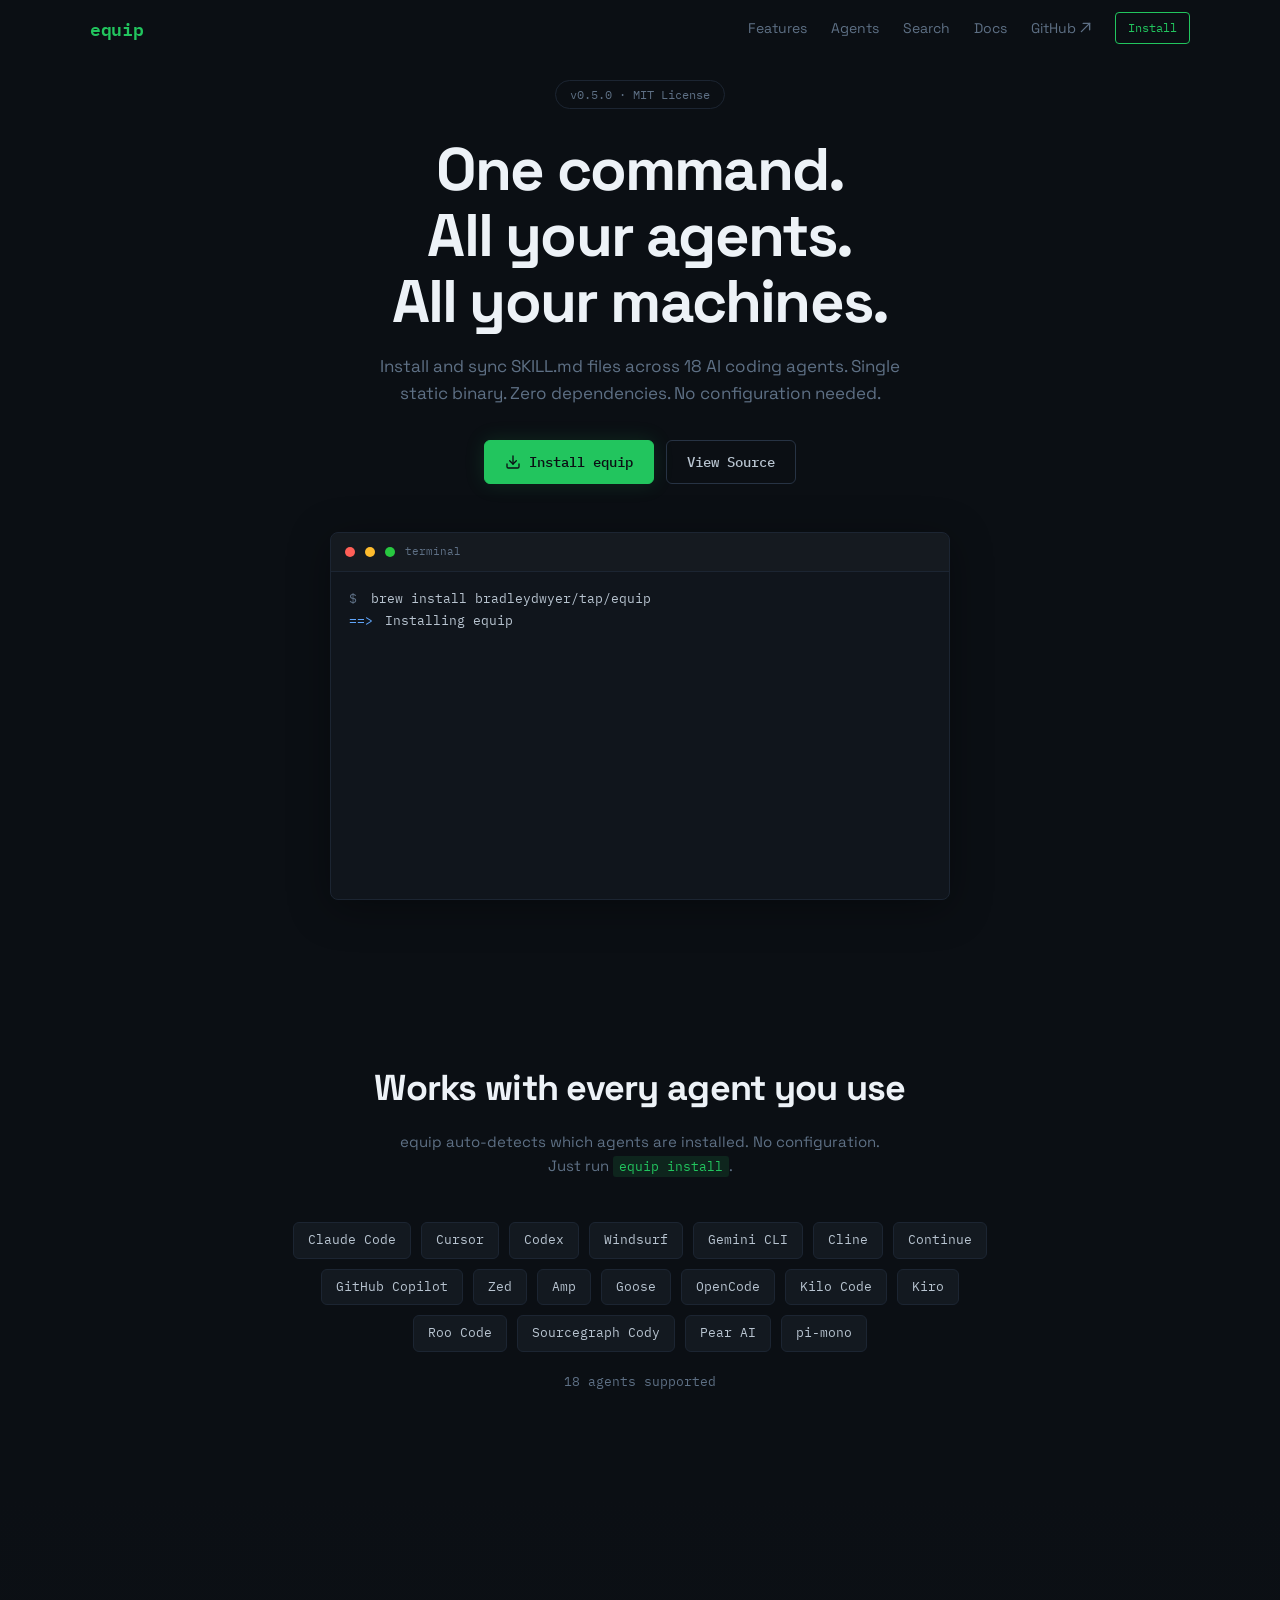
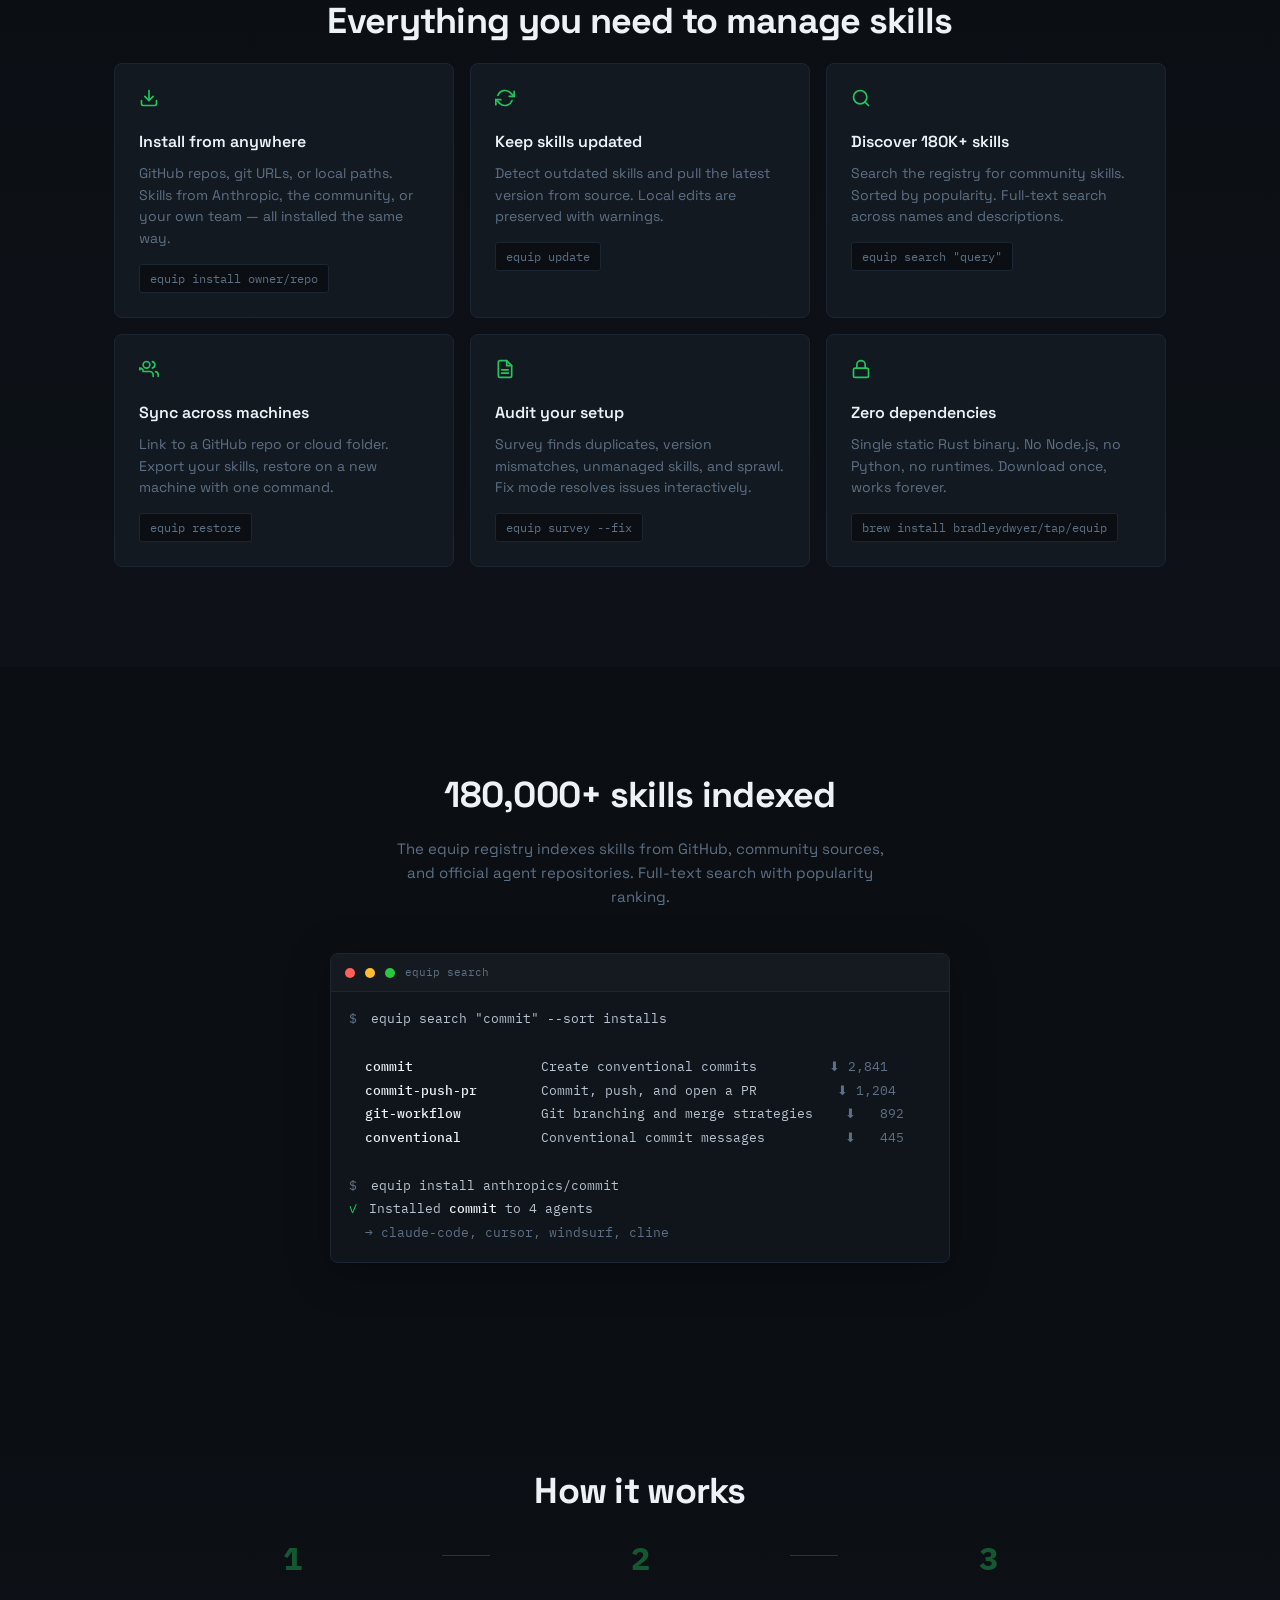
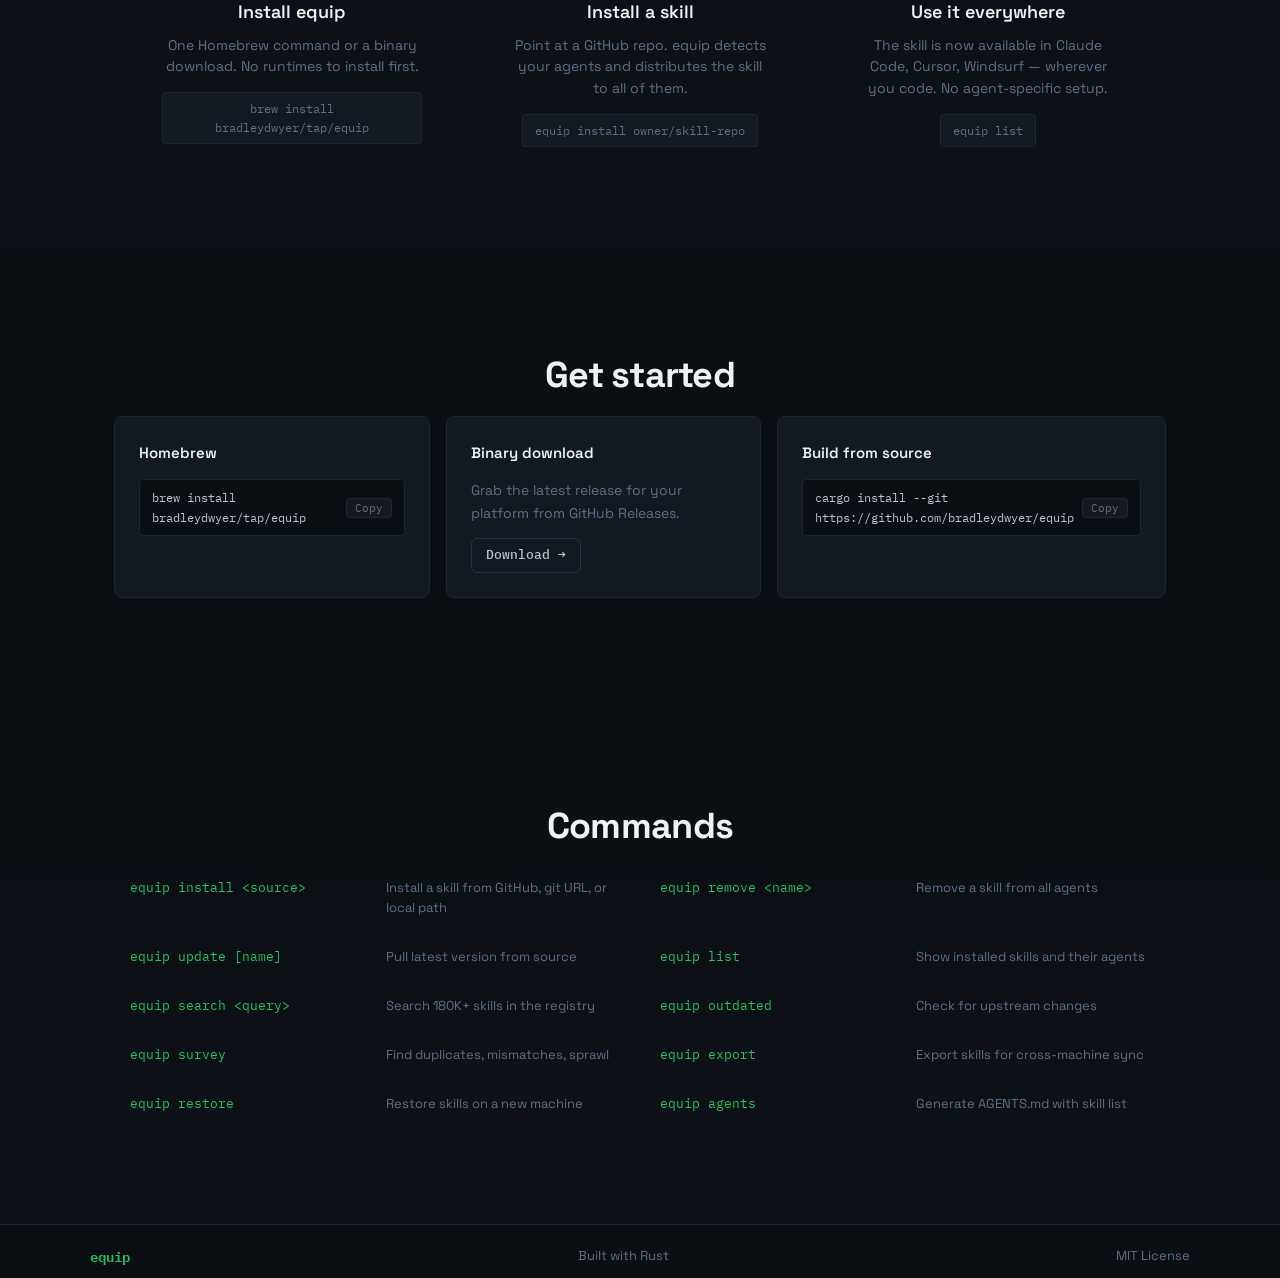
<file: website/index.html>
<!DOCTYPE html>
<html lang="en">
<head>
  <meta charset="UTF-8">
  <meta name="viewport" content="width=device-width, initial-scale=1.0">
  <title>equip — Skill manager for AI coding agents</title>
  <meta name="description" content="Install and sync SKILL.md files across 18 AI coding agents. One command, all your agents. Zero dependencies.">
  <link rel="preconnect" href="https://fonts.googleapis.com">
  <link rel="preconnect" href="https://fonts.gstatic.com" crossorigin>
  <link href="https://fonts.googleapis.com/css2?family=Space+Grotesk:wght@400;500;600;700&family=IBM+Plex+Mono:wght@400;500;600&display=swap" rel="stylesheet">
  <link rel="stylesheet" href="style.css">
</head>
<body>

  <nav id="nav">
    <div class="nav-inner">
      <a href="#" class="nav-brand">equip</a>
      <div class="nav-links">
        <a href="#features">Features</a>
        <a href="#agents">Agents</a>
        <a href="#search">Search</a>
        <a href="docs/">Docs</a>
        <a href="https://github.com/bradleydwyer/equip" target="_blank" rel="noopener" class="nav-ext">GitHub <svg width="11" height="11" viewBox="0 0 12 12" fill="none"><path d="M3.5 1.5H10.5V8.5" stroke="currentColor" stroke-width="1.5" stroke-linecap="round"/><path d="M10.5 1.5L1.5 10.5" stroke="currentColor" stroke-width="1.5" stroke-linecap="round"/></svg></a>
        <a href="#install" class="btn-nav">Install</a>
      </div>
      <button class="nav-toggle" aria-label="Menu"><span></span><span></span></button>
    </div>
  </nav>

  <!-- Hero -->
  <section class="hero">
    <div class="hero-inner">
      <div class="hero-badge">v0.5.0 &middot; MIT License</div>
      <h1>One command.<br>All your agents.<br>All your machines.</h1>
      <p class="hero-sub">Install and sync SKILL.md files across 18 AI coding agents. Single static binary. Zero dependencies. No configuration needed.</p>
      <div class="hero-ctas">
        <a href="#install" class="btn btn-primary">
          <svg width="16" height="16" viewBox="0 0 24 24" fill="none" stroke="currentColor" stroke-width="2" stroke-linecap="round"><path d="M21 15v4a2 2 0 01-2 2H5a2 2 0 01-2-2v-4"/><polyline points="7 10 12 15 17 10"/><line x1="12" y1="15" x2="12" y2="3"/></svg>
          Install equip
        </a>
        <a href="https://github.com/bradleydwyer/equip" target="_blank" rel="noopener" class="btn btn-ghost">View Source</a>
      </div>
      <div class="hero-terminal">
        <div class="term">
          <div class="term-bar"><span class="dot r"></span><span class="dot y"></span><span class="dot g"></span><span class="term-title">terminal</span></div>
          <div class="term-body" id="hero-term">
            <div class="tl" data-d="0"><span class="tp">$</span> brew install bradleydwyer/tap/equip</div>
            <div class="tl" data-d="1200"><span class="to">==&gt;</span> Installing equip</div>
            <div class="tl" data-d="2000"><span class="ts">✓</span> equip installed</div>
            <div class="tl" data-d="3200"><span class="tp">$</span> equip install anthropics/skill-creator</div>
            <div class="tl" data-d="4400"><span class="ts">✓</span> Installed <span class="tw">skill-creator</span> to 3 agents</div>
            <div class="tl" data-d="5000"><span class="td">  → claude-code, cursor, windsurf</span></div>
            <div class="tl" data-d="6200"><span class="tp">$</span> equip search "frontend design"</div>
            <div class="tl" data-d="7200"><span class="td">  1. <span class="tw">frontend-design</span>      Create production-grade UIs</span></div>
            <div class="tl" data-d="7400"><span class="td">  2. <span class="tw">tailwind-helper</span>      Tailwind CSS patterns</span></div>
            <div class="tl" data-d="7600"><span class="td">  3. <span class="tw">react-components</span>     React component library</span></div>
            <div class="tl" data-d="8800"><span class="tp">$</span> equip list</div>
            <div class="tl" data-d="9600"><span class="td">  skill-creator       3 agents  ✓ up to date</span></div>
            <div class="tl" data-d="9800"><span class="td">  frontend-design     3 agents  ✓ up to date</span></div>
          </div>
        </div>
      </div>
    </div>
  </section>

  <!-- Agent Grid -->
  <section class="agents-section" id="agents">
    <div class="section-inner">
      <h2>Works with every agent you use</h2>
      <p class="section-sub">equip auto-detects which agents are installed. No configuration. Just run <code>equip install</code>.</p>
      <div class="agent-grid">
        <div class="agent-chip">Claude Code</div>
        <div class="agent-chip">Cursor</div>
        <div class="agent-chip">Codex</div>
        <div class="agent-chip">Windsurf</div>
        <div class="agent-chip">Gemini CLI</div>
        <div class="agent-chip">Cline</div>
        <div class="agent-chip">Continue</div>
        <div class="agent-chip">GitHub Copilot</div>
        <div class="agent-chip">Zed</div>
        <div class="agent-chip">Amp</div>
        <div class="agent-chip">Goose</div>
        <div class="agent-chip">OpenCode</div>
        <div class="agent-chip">Kilo Code</div>
        <div class="agent-chip">Kiro</div>
        <div class="agent-chip">Roo Code</div>
        <div class="agent-chip">Sourcegraph Cody</div>
        <div class="agent-chip">Pear AI</div>
        <div class="agent-chip">pi-mono</div>
      </div>
      <p class="agent-count">18 agents supported</p>
    </div>
  </section>

  <!-- Features -->
  <section class="features" id="features">
    <div class="section-inner">
      <h2>Everything you need to manage skills</h2>
      <div class="features-grid">
        <div class="feature reveal">
          <div class="fi">
            <svg width="20" height="20" viewBox="0 0 24 24" fill="none" stroke="currentColor" stroke-width="2" stroke-linecap="round"><path d="M21 15v4a2 2 0 01-2 2H5a2 2 0 01-2-2v-4"/><polyline points="7 10 12 15 17 10"/><line x1="12" y1="15" x2="12" y2="3"/></svg>
          </div>
          <h3>Install from anywhere</h3>
          <p>GitHub repos, git URLs, or local paths. Skills from Anthropic, the community, or your own team — all installed the same way.</p>
          <code>equip install owner/repo</code>
        </div>
        <div class="feature reveal">
          <div class="fi">
            <svg width="20" height="20" viewBox="0 0 24 24" fill="none" stroke="currentColor" stroke-width="2" stroke-linecap="round"><path d="M23 4v6h-6"/><path d="M1 20v-6h6"/><path d="M3.51 9a9 9 0 0114.85-3.36L23 10M1 14l4.64 4.36A9 9 0 0020.49 15"/></svg>
          </div>
          <h3>Keep skills updated</h3>
          <p>Detect outdated skills and pull the latest version from source. Local edits are preserved with warnings.</p>
          <code>equip update</code>
        </div>
        <div class="feature reveal">
          <div class="fi">
            <svg width="20" height="20" viewBox="0 0 24 24" fill="none" stroke="currentColor" stroke-width="2" stroke-linecap="round"><circle cx="11" cy="11" r="8"/><line x1="21" y1="21" x2="16.65" y2="16.65"/></svg>
          </div>
          <h3>Discover 180K+ skills</h3>
          <p>Search the registry for community skills. Sorted by popularity. Full-text search across names and descriptions.</p>
          <code>equip search "query"</code>
        </div>
        <div class="feature reveal">
          <div class="fi">
            <svg width="20" height="20" viewBox="0 0 24 24" fill="none" stroke="currentColor" stroke-width="2" stroke-linecap="round"><path d="M17 21v-2a4 4 0 00-4-4H5a4 4 0 00-4-4v2"/><circle cx="9" cy="7" r="4"/><path d="M23 21v-2a4 4 0 00-3-3.87"/><path d="M16 3.13a4 4 0 010 7.75"/></svg>
          </div>
          <h3>Sync across machines</h3>
          <p>Link to a GitHub repo or cloud folder. Export your skills, restore on a new machine with one command.</p>
          <code>equip restore</code>
        </div>
        <div class="feature reveal">
          <div class="fi">
            <svg width="20" height="20" viewBox="0 0 24 24" fill="none" stroke="currentColor" stroke-width="2" stroke-linecap="round"><path d="M14 2H6a2 2 0 00-2 2v16a2 2 0 002 2h12a2 2 0 002-2V8z"/><polyline points="14 2 14 8 20 8"/><line x1="16" y1="13" x2="8" y2="13"/><line x1="16" y1="17" x2="8" y2="17"/></svg>
          </div>
          <h3>Audit your setup</h3>
          <p>Survey finds duplicates, version mismatches, unmanaged skills, and sprawl. Fix mode resolves issues interactively.</p>
          <code>equip survey --fix</code>
        </div>
        <div class="feature reveal">
          <div class="fi">
            <svg width="20" height="20" viewBox="0 0 24 24" fill="none" stroke="currentColor" stroke-width="2" stroke-linecap="round"><rect x="3" y="11" width="18" height="11" rx="2" ry="2"/><path d="M7 11V7a5 5 0 0110 0v4"/></svg>
          </div>
          <h3>Zero dependencies</h3>
          <p>Single static Rust binary. No Node.js, no Python, no runtimes. Download once, works forever.</p>
          <code>brew install bradleydwyer/tap/equip</code>
        </div>
      </div>
    </div>
  </section>

  <!-- Search / Registry -->
  <section class="registry" id="search">
    <div class="section-inner">
      <h2>180,000+ skills indexed</h2>
      <p class="section-sub">The equip registry indexes skills from GitHub, community sources, and official agent repositories. Full-text search with popularity ranking.</p>
      <div class="registry-demo reveal">
        <div class="term">
          <div class="term-bar"><span class="dot r"></span><span class="dot y"></span><span class="dot g"></span><span class="term-title">equip search</span></div>
          <div class="term-body">
            <pre><code><span class="tp">$</span> equip search "commit" --sort installs

  <span class="tw">commit</span>                Create conventional commits         <span class="td">⬇ 2,841</span>
  <span class="tw">commit-push-pr</span>        Commit, push, and open a PR          <span class="td">⬇ 1,204</span>
  <span class="tw">git-workflow</span>          Git branching and merge strategies    <span class="td">⬇   892</span>
  <span class="tw">conventional</span>          Conventional commit messages          <span class="td">⬇   445</span>

<span class="tp">$</span> equip install anthropics/commit
<span class="ts">✓</span> Installed <span class="tw">commit</span> to 4 agents
<span class="td">  → claude-code, cursor, windsurf, cline</span></code></pre>
          </div>
        </div>
      </div>
    </div>
  </section>

  <!-- How It Works -->
  <section class="how" id="how">
    <div class="section-inner">
      <h2>How it works</h2>
      <div class="steps">
        <div class="step reveal">
          <div class="step-n">1</div>
          <h3>Install equip</h3>
          <p>One Homebrew command or a binary download. No runtimes to install first.</p>
          <code>brew install bradleydwyer/tap/equip</code>
        </div>
        <div class="step-line"></div>
        <div class="step reveal">
          <div class="step-n">2</div>
          <h3>Install a skill</h3>
          <p>Point at a GitHub repo. equip detects your agents and distributes the skill to all of them.</p>
          <code>equip install owner/skill-repo</code>
        </div>
        <div class="step-line"></div>
        <div class="step reveal">
          <div class="step-n">3</div>
          <h3>Use it everywhere</h3>
          <p>The skill is now available in Claude Code, Cursor, Windsurf — wherever you code. No agent-specific setup.</p>
          <code>equip list</code>
        </div>
      </div>
    </div>
  </section>

  <!-- Install -->
  <section class="install-section" id="install">
    <div class="section-inner">
      <h2>Get started</h2>
      <div class="install-options">
        <div class="install-card reveal">
          <h3>Homebrew</h3>
          <div class="install-code">
            <code id="brew-cmd">brew install bradleydwyer/tap/equip</code>
            <button class="copy-btn" data-target="brew-cmd">Copy</button>
          </div>
        </div>
        <div class="install-card reveal">
          <h3>Binary download</h3>
          <p class="install-desc">Grab the latest release for your platform from GitHub Releases.</p>
          <a href="https://github.com/bradleydwyer/equip/releases" target="_blank" rel="noopener" class="btn btn-ghost btn-sm">Download &rarr;</a>
        </div>
        <div class="install-card reveal">
          <h3>Build from source</h3>
          <div class="install-code">
            <code id="src-cmd">cargo install --git https://github.com/bradleydwyer/equip</code>
            <button class="copy-btn" data-target="src-cmd">Copy</button>
          </div>
        </div>
      </div>
    </div>
  </section>

  <!-- CLI Reference -->
  <section class="cli-ref">
    <div class="section-inner">
      <h2>Commands</h2>
      <div class="cmd-grid">
        <div class="cmd"><code>equip install &lt;source&gt;</code><span>Install a skill from GitHub, git URL, or local path</span></div>
        <div class="cmd"><code>equip remove &lt;name&gt;</code><span>Remove a skill from all agents</span></div>
        <div class="cmd"><code>equip update [name]</code><span>Pull latest version from source</span></div>
        <div class="cmd"><code>equip list</code><span>Show installed skills and their agents</span></div>
        <div class="cmd"><code>equip search &lt;query&gt;</code><span>Search 180K+ skills in the registry</span></div>
        <div class="cmd"><code>equip outdated</code><span>Check for upstream changes</span></div>
        <div class="cmd"><code>equip survey</code><span>Find duplicates, mismatches, sprawl</span></div>
        <div class="cmd"><code>equip export</code><span>Export skills for cross-machine sync</span></div>
        <div class="cmd"><code>equip restore</code><span>Restore skills on a new machine</span></div>
        <div class="cmd"><code>equip agents</code><span>Generate AGENTS.md with skill list</span></div>
      </div>
    </div>
  </section>

  <footer>
    <div class="footer-inner">
      <span class="footer-brand">equip</span>
      <span class="footer-mid">Built with Rust</span>
      <span class="footer-right">MIT License</span>
    </div>
  </footer>

  <script src="main.js"></script>
</body>
</html>
</file>
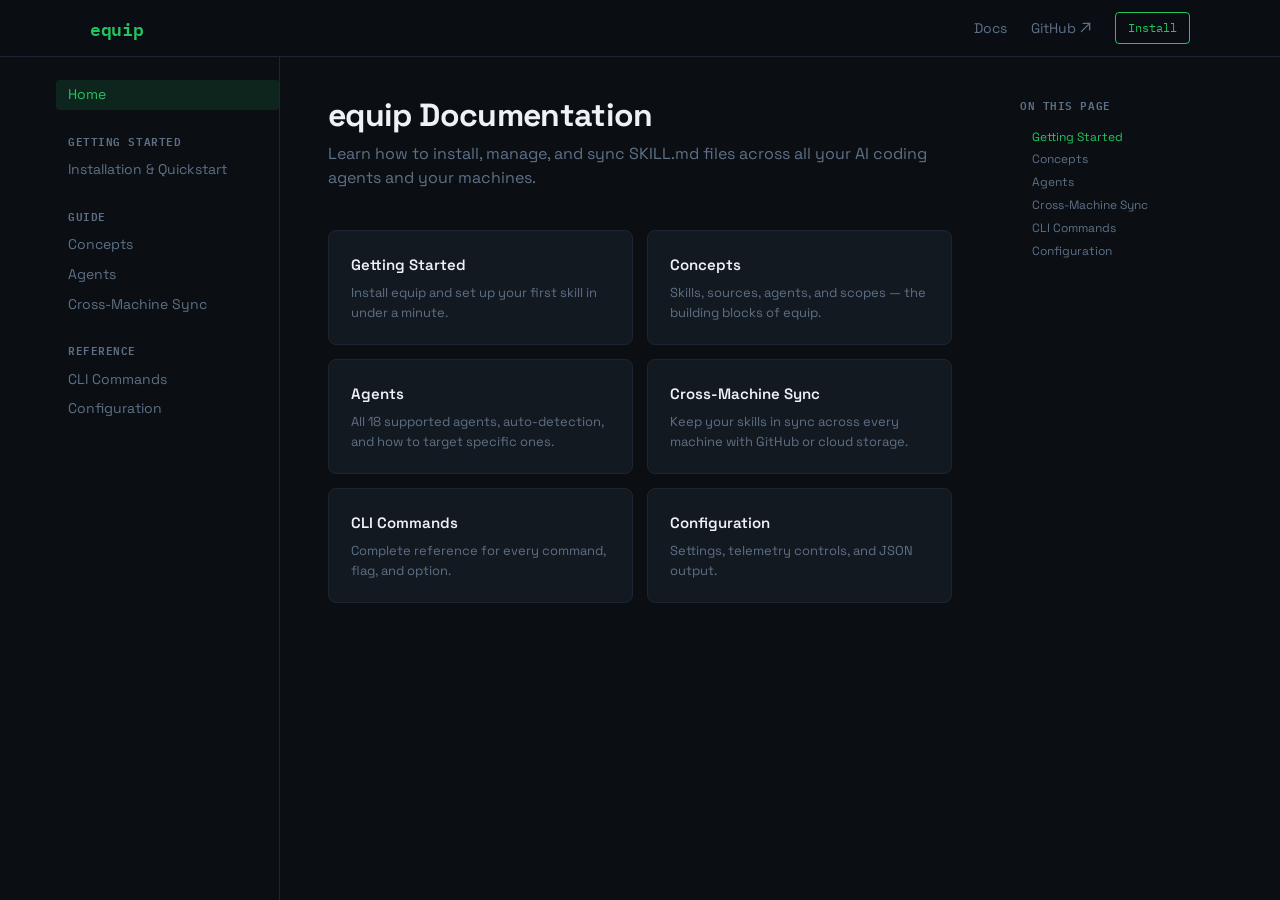
<file: website/docs/index.html>
<!DOCTYPE html>
<html lang="en">
<head>
  <meta charset="UTF-8">
  <meta name="viewport" content="width=device-width, initial-scale=1.0">
  <title>Documentation — equip</title>
  <meta name="description" content="equip documentation — learn how to install, manage, and sync SKILL.md files across AI coding agents and your machines.">
  <link rel="preconnect" href="https://fonts.googleapis.com">
  <link rel="preconnect" href="https://fonts.gstatic.com" crossorigin>
  <link href="https://fonts.googleapis.com/css2?family=Space+Grotesk:wght@400;500;600;700&family=IBM+Plex+Mono:wght@400;500;600&display=swap" rel="stylesheet">
  <link rel="stylesheet" href="../style.css">
  <link rel="stylesheet" href="docs.css">
</head>
<body>

  <nav id="nav" class="scrolled">
    <div class="nav-inner">
      <a href="../" class="nav-brand">equip</a>
      <div class="nav-links">
        <a href="./">Docs</a>
        <a href="https://github.com/bradleydwyer/equip" target="_blank" rel="noopener" class="nav-ext">GitHub <svg width="11" height="11" viewBox="0 0 12 12" fill="none"><path d="M3.5 1.5H10.5V8.5" stroke="currentColor" stroke-width="1.5" stroke-linecap="round"/><path d="M10.5 1.5L1.5 10.5" stroke="currentColor" stroke-width="1.5" stroke-linecap="round"/></svg></a>
        <a href="../#install" class="btn-nav">Install</a>
      </div>
      <button class="nav-toggle" aria-label="Menu"><span></span><span></span></button>
    </div>
  </nav>

  <div class="docs-sidebar-overlay"></div>

  <div class="docs-layout">
    <aside class="docs-sidebar" id="sidebar">
      <nav class="docs-nav">
        <a href="./" class="docs-nav-link">Home</a>
        <div class="docs-nav-group">
          <div class="docs-nav-heading">Getting Started</div>
          <a href="getting-started.html" class="docs-nav-link">Installation &amp; Quickstart</a>
        </div>
        <div class="docs-nav-group">
          <div class="docs-nav-heading">Guide</div>
          <a href="concepts.html" class="docs-nav-link">Concepts</a>
          <a href="agents.html" class="docs-nav-link">Agents</a>
          <a href="sync.html" class="docs-nav-link">Cross-Machine Sync</a>
        </div>
        <div class="docs-nav-group">
          <div class="docs-nav-heading">Reference</div>
          <a href="commands.html" class="docs-nav-link">CLI Commands</a>
          <a href="configuration.html" class="docs-nav-link">Configuration</a>
        </div>
      </nav>
    </aside>

    <main class="docs-content">
      <h1>equip Documentation</h1>
      <p class="subtitle">Learn how to install, manage, and sync SKILL.md files across all your AI coding agents and your machines.</p>

      <div class="docs-cards">
        <a href="getting-started.html" class="docs-card">
          <h3>Getting Started</h3>
          <p>Install equip and set up your first skill in under a minute.</p>
        </a>
        <a href="concepts.html" class="docs-card">
          <h3>Concepts</h3>
          <p>Skills, sources, agents, and scopes — the building blocks of equip.</p>
        </a>
        <a href="agents.html" class="docs-card">
          <h3>Agents</h3>
          <p>All 18 supported agents, auto-detection, and how to target specific ones.</p>
        </a>
        <a href="sync.html" class="docs-card">
          <h3>Cross-Machine Sync</h3>
          <p>Keep your skills in sync across every machine with GitHub or cloud storage.</p>
        </a>
        <a href="commands.html" class="docs-card">
          <h3>CLI Commands</h3>
          <p>Complete reference for every command, flag, and option.</p>
        </a>
        <a href="configuration.html" class="docs-card">
          <h3>Configuration</h3>
          <p>Settings, telemetry controls, and JSON output.</p>
        </a>
      </div>
    </main>

    <aside class="docs-toc" id="toc"></aside>
  </div>

  <script src="docs.js"></script>
</body>
</html>
</file>
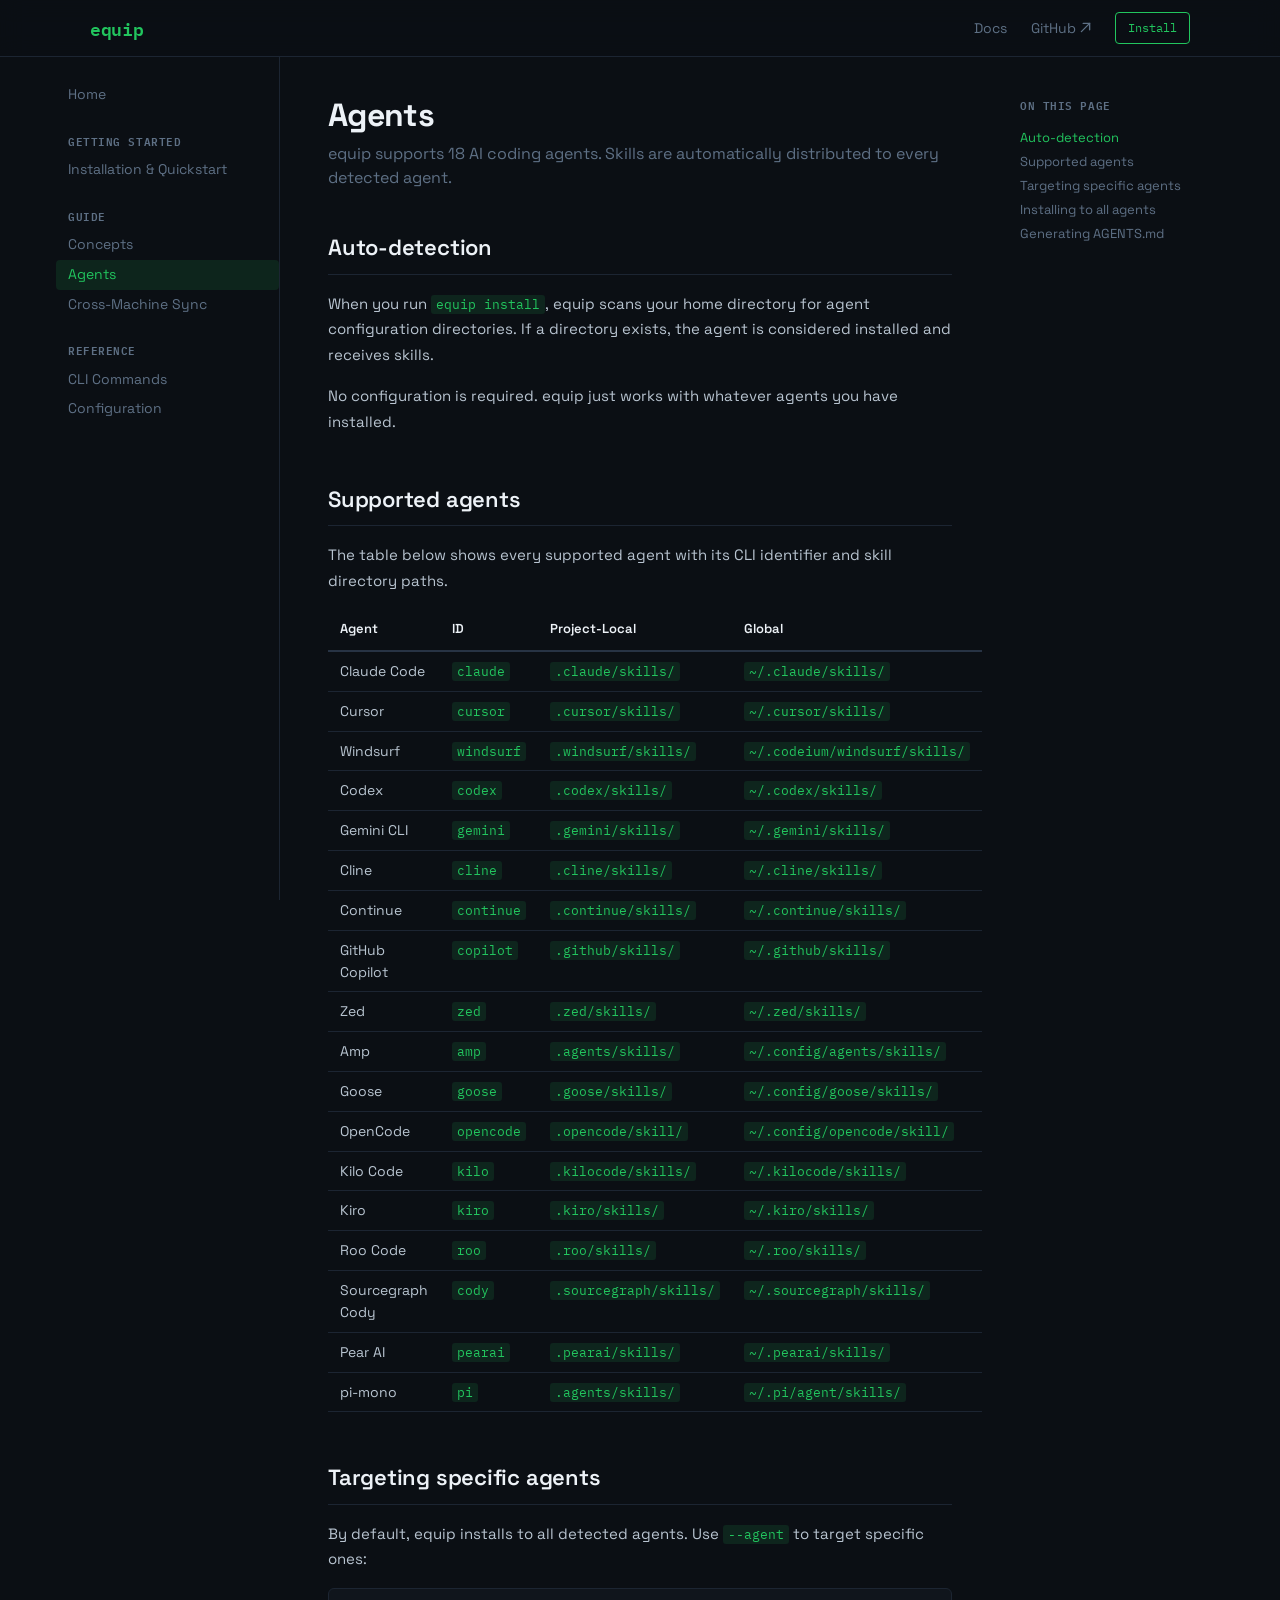
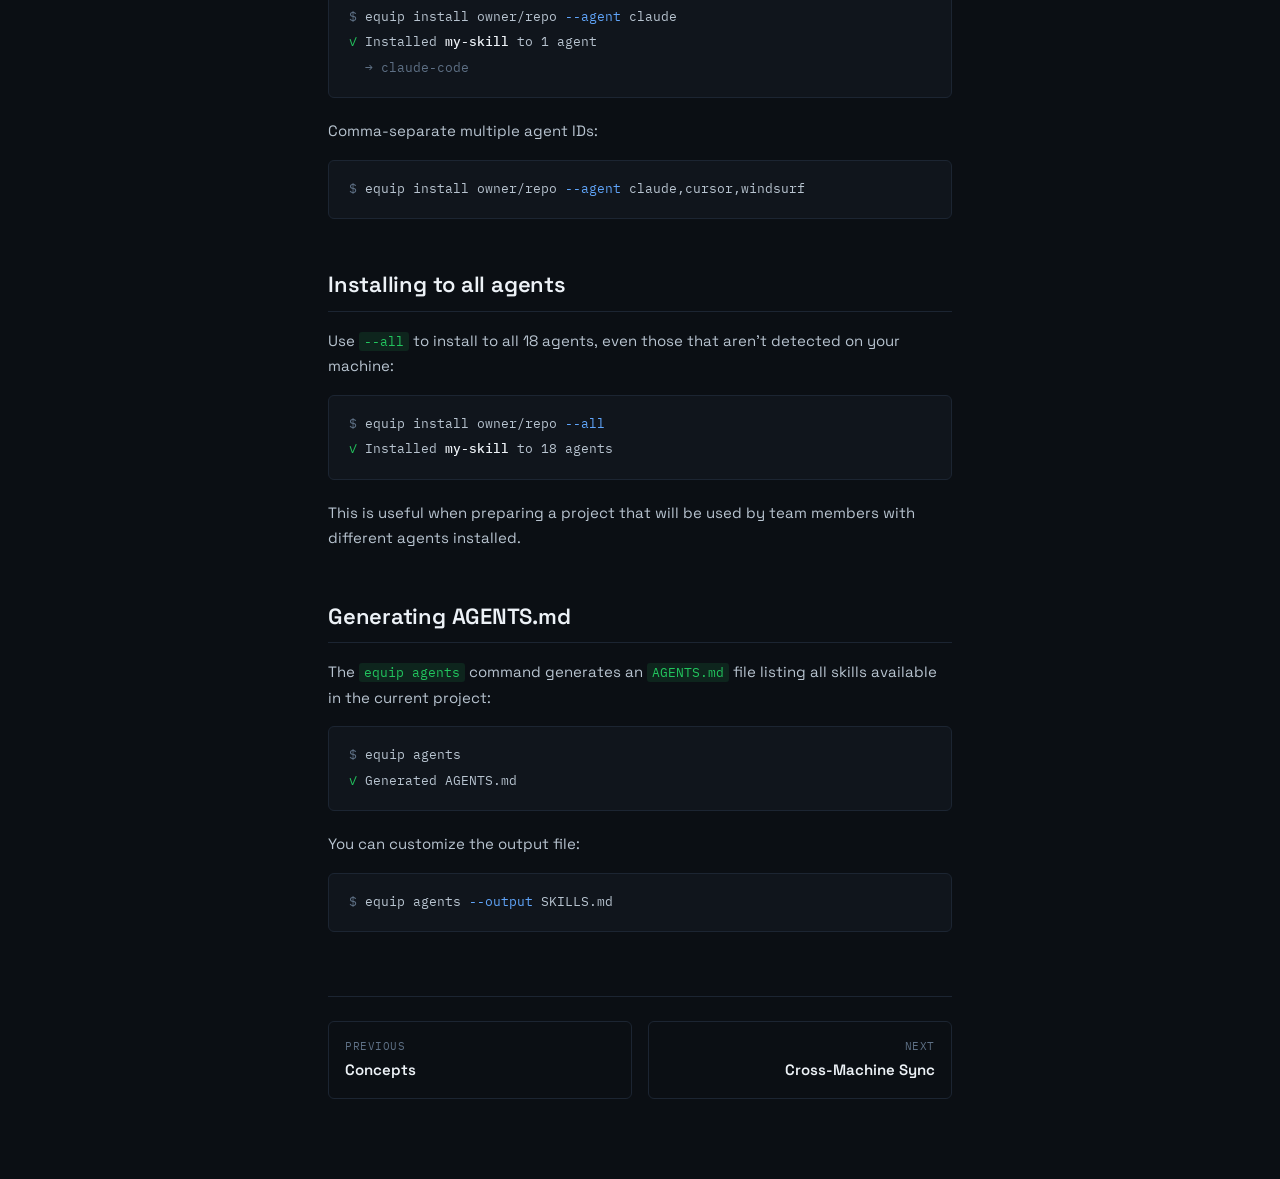
<file: website/docs/agents.html>
<!DOCTYPE html>
<html lang="en">
<head>
  <meta charset="UTF-8">
  <meta name="viewport" content="width=device-width, initial-scale=1.0">
  <title>Agents — equip docs</title>
  <meta name="description" content="All 18 AI coding agents supported by equip, with directory paths and targeting options.">
  <link rel="preconnect" href="https://fonts.googleapis.com">
  <link rel="preconnect" href="https://fonts.gstatic.com" crossorigin>
  <link href="https://fonts.googleapis.com/css2?family=Space+Grotesk:wght@400;500;600;700&family=IBM+Plex+Mono:wght@400;500;600&display=swap" rel="stylesheet">
  <link rel="stylesheet" href="../style.css">
  <link rel="stylesheet" href="docs.css">
</head>
<body>

  <nav id="nav" class="scrolled">
    <div class="nav-inner">
      <a href="../" class="nav-brand">equip</a>
      <div class="nav-links">
        <a href="./">Docs</a>
        <a href="https://github.com/bradleydwyer/equip" target="_blank" rel="noopener" class="nav-ext">GitHub <svg width="11" height="11" viewBox="0 0 12 12" fill="none"><path d="M3.5 1.5H10.5V8.5" stroke="currentColor" stroke-width="1.5" stroke-linecap="round"/><path d="M10.5 1.5L1.5 10.5" stroke="currentColor" stroke-width="1.5" stroke-linecap="round"/></svg></a>
        <a href="../#install" class="btn-nav">Install</a>
      </div>
      <button class="nav-toggle" aria-label="Menu"><span></span><span></span></button>
    </div>
  </nav>

  <div class="docs-sidebar-overlay"></div>

  <div class="docs-layout">
    <aside class="docs-sidebar" id="sidebar">
      <nav class="docs-nav">
        <a href="./" class="docs-nav-link">Home</a>
        <div class="docs-nav-group">
          <div class="docs-nav-heading">Getting Started</div>
          <a href="getting-started.html" class="docs-nav-link">Installation &amp; Quickstart</a>
        </div>
        <div class="docs-nav-group">
          <div class="docs-nav-heading">Guide</div>
          <a href="concepts.html" class="docs-nav-link">Concepts</a>
          <a href="agents.html" class="docs-nav-link">Agents</a>
          <a href="sync.html" class="docs-nav-link">Cross-Machine Sync</a>
        </div>
        <div class="docs-nav-group">
          <div class="docs-nav-heading">Reference</div>
          <a href="commands.html" class="docs-nav-link">CLI Commands</a>
          <a href="configuration.html" class="docs-nav-link">Configuration</a>
        </div>
      </nav>
    </aside>

    <main class="docs-content">
      <h1>Agents</h1>
      <p class="subtitle">equip supports 18 AI coding agents. Skills are automatically distributed to every detected agent.</p>

      <h2 id="auto-detection">Auto-detection</h2>

      <p>When you run <code>equip install</code>, equip scans your home directory for agent configuration directories. If a directory exists, the agent is considered installed and receives skills.</p>

      <p>No configuration is required. equip just works with whatever agents you have installed.</p>

      <h2 id="supported-agents">Supported agents</h2>

      <p>The table below shows every supported agent with its CLI identifier and skill directory paths.</p>

      <table>
        <thead>
          <tr><th>Agent</th><th>ID</th><th>Project-Local</th><th>Global</th></tr>
        </thead>
        <tbody>
          <tr><td>Claude Code</td><td><code>claude</code></td><td><code>.claude/skills/</code></td><td><code>~/.claude/skills/</code></td></tr>
          <tr><td>Cursor</td><td><code>cursor</code></td><td><code>.cursor/skills/</code></td><td><code>~/.cursor/skills/</code></td></tr>
          <tr><td>Windsurf</td><td><code>windsurf</code></td><td><code>.windsurf/skills/</code></td><td><code>~/.codeium/windsurf/skills/</code></td></tr>
          <tr><td>Codex</td><td><code>codex</code></td><td><code>.codex/skills/</code></td><td><code>~/.codex/skills/</code></td></tr>
          <tr><td>Gemini CLI</td><td><code>gemini</code></td><td><code>.gemini/skills/</code></td><td><code>~/.gemini/skills/</code></td></tr>
          <tr><td>Cline</td><td><code>cline</code></td><td><code>.cline/skills/</code></td><td><code>~/.cline/skills/</code></td></tr>
          <tr><td>Continue</td><td><code>continue</code></td><td><code>.continue/skills/</code></td><td><code>~/.continue/skills/</code></td></tr>
          <tr><td>GitHub Copilot</td><td><code>copilot</code></td><td><code>.github/skills/</code></td><td><code>~/.github/skills/</code></td></tr>
          <tr><td>Zed</td><td><code>zed</code></td><td><code>.zed/skills/</code></td><td><code>~/.zed/skills/</code></td></tr>
          <tr><td>Amp</td><td><code>amp</code></td><td><code>.agents/skills/</code></td><td><code>~/.config/agents/skills/</code></td></tr>
          <tr><td>Goose</td><td><code>goose</code></td><td><code>.goose/skills/</code></td><td><code>~/.config/goose/skills/</code></td></tr>
          <tr><td>OpenCode</td><td><code>opencode</code></td><td><code>.opencode/skill/</code></td><td><code>~/.config/opencode/skill/</code></td></tr>
          <tr><td>Kilo Code</td><td><code>kilo</code></td><td><code>.kilocode/skills/</code></td><td><code>~/.kilocode/skills/</code></td></tr>
          <tr><td>Kiro</td><td><code>kiro</code></td><td><code>.kiro/skills/</code></td><td><code>~/.kiro/skills/</code></td></tr>
          <tr><td>Roo Code</td><td><code>roo</code></td><td><code>.roo/skills/</code></td><td><code>~/.roo/skills/</code></td></tr>
          <tr><td>Sourcegraph Cody</td><td><code>cody</code></td><td><code>.sourcegraph/skills/</code></td><td><code>~/.sourcegraph/skills/</code></td></tr>
          <tr><td>Pear AI</td><td><code>pearai</code></td><td><code>.pearai/skills/</code></td><td><code>~/.pearai/skills/</code></td></tr>
          <tr><td>pi-mono</td><td><code>pi</code></td><td><code>.agents/skills/</code></td><td><code>~/.pi/agent/skills/</code></td></tr>
        </tbody>
      </table>

      <h2 id="targeting">Targeting specific agents</h2>

      <p>By default, equip installs to all detected agents. Use <code>--agent</code> to target specific ones:</p>

      <pre><code><span class="prompt">$</span> equip install owner/repo <span class="flag">--agent</span> claude
<span class="success">✓</span> Installed <span class="highlight">my-skill</span> to 1 agent
<span class="output">  → claude-code</span></code></pre>

      <p>Comma-separate multiple agent IDs:</p>

      <pre><code><span class="prompt">$</span> equip install owner/repo <span class="flag">--agent</span> claude,cursor,windsurf</code></pre>

      <h2 id="all-agents">Installing to all agents</h2>

      <p>Use <code>--all</code> to install to all 18 agents, even those that aren't detected on your machine:</p>

      <pre><code><span class="prompt">$</span> equip install owner/repo <span class="flag">--all</span>
<span class="success">✓</span> Installed <span class="highlight">my-skill</span> to 18 agents</code></pre>

      <p>This is useful when preparing a project that will be used by team members with different agents installed.</p>

      <h2 id="agents-md">Generating AGENTS.md</h2>

      <p>The <code>equip agents</code> command generates an <code>AGENTS.md</code> file listing all skills available in the current project:</p>

      <pre><code><span class="prompt">$</span> equip agents
<span class="success">✓</span> Generated AGENTS.md</code></pre>

      <p>You can customize the output file:</p>

      <pre><code><span class="prompt">$</span> equip agents <span class="flag">--output</span> SKILLS.md</code></pre>

      <div class="docs-pager">
        <a href="concepts.html">
          <div class="pager-dir">Previous</div>
          <div class="pager-title">Concepts</div>
        </a>
        <a href="sync.html" class="pager-next">
          <div class="pager-dir">Next</div>
          <div class="pager-title">Cross-Machine Sync</div>
        </a>
      </div>
    </main>

    <aside class="docs-toc" id="toc"></aside>
  </div>

  <script src="docs.js"></script>
</body>
</html>
</file>
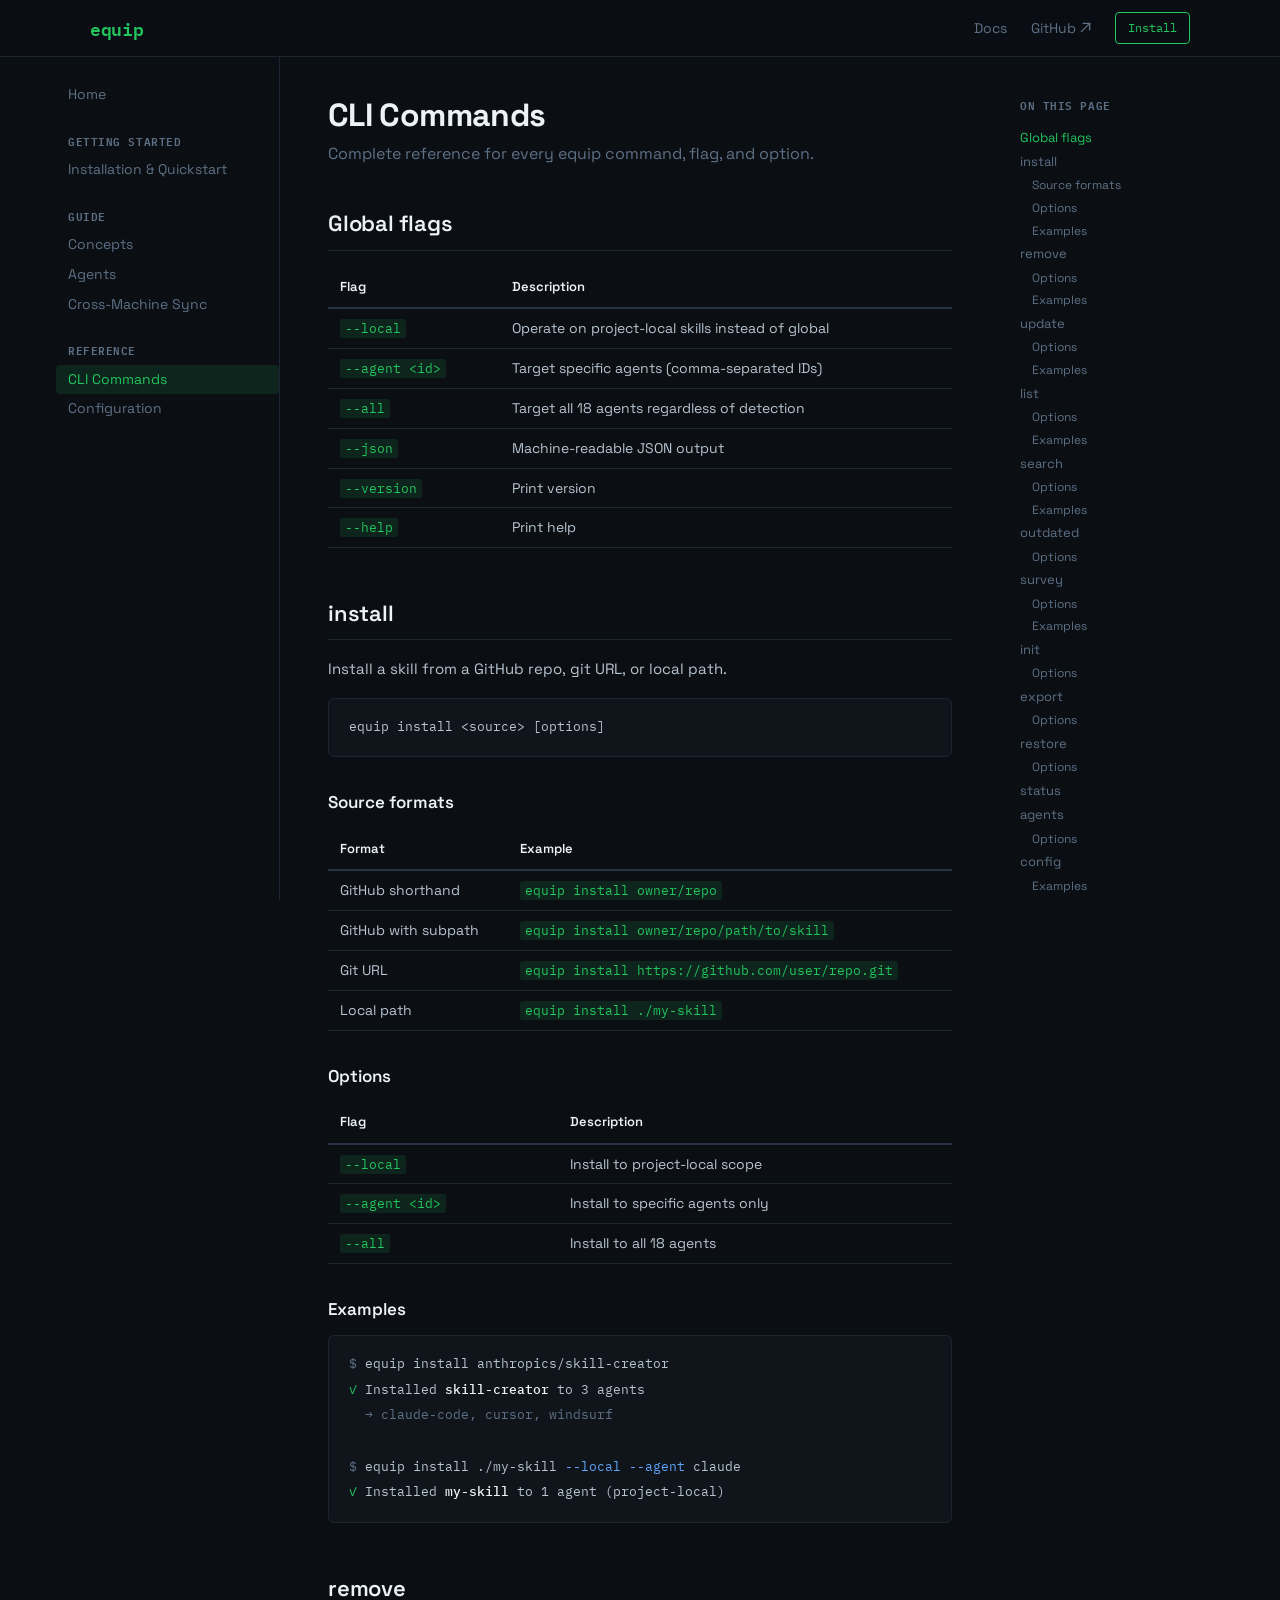
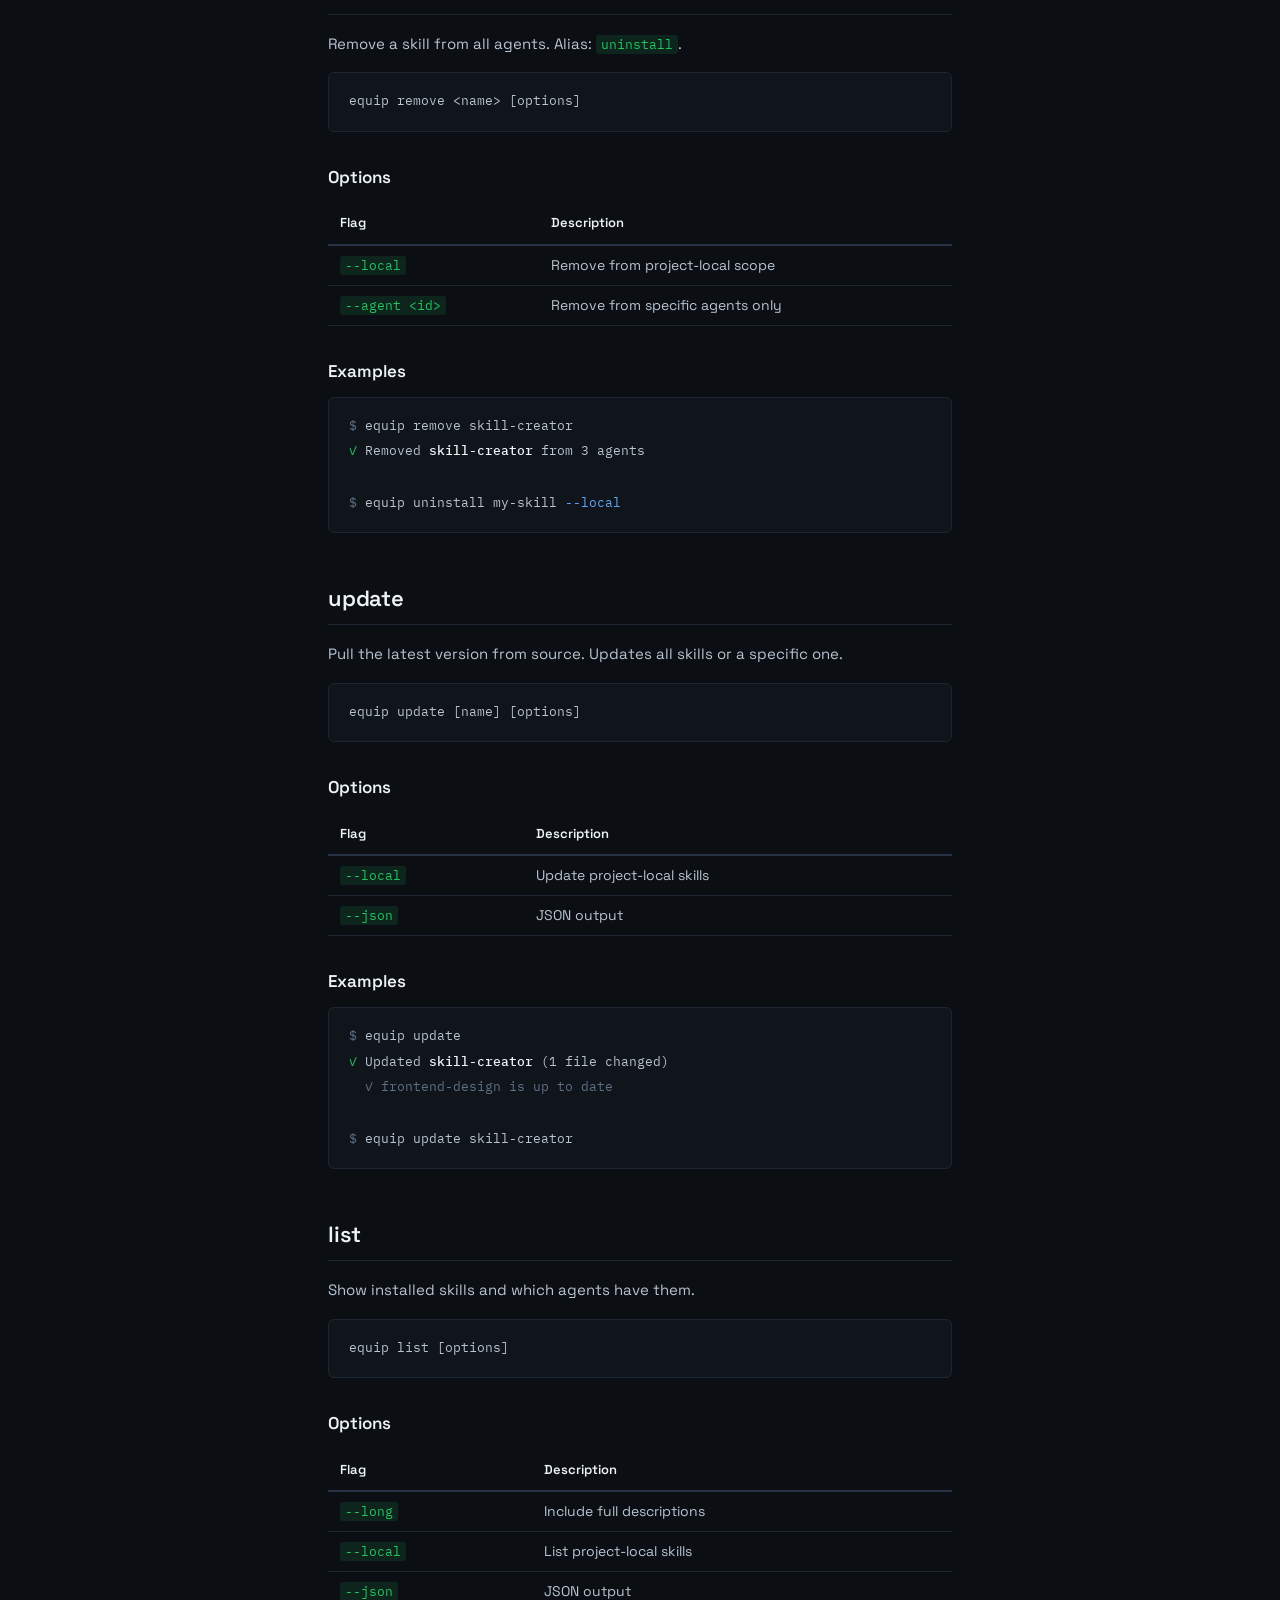
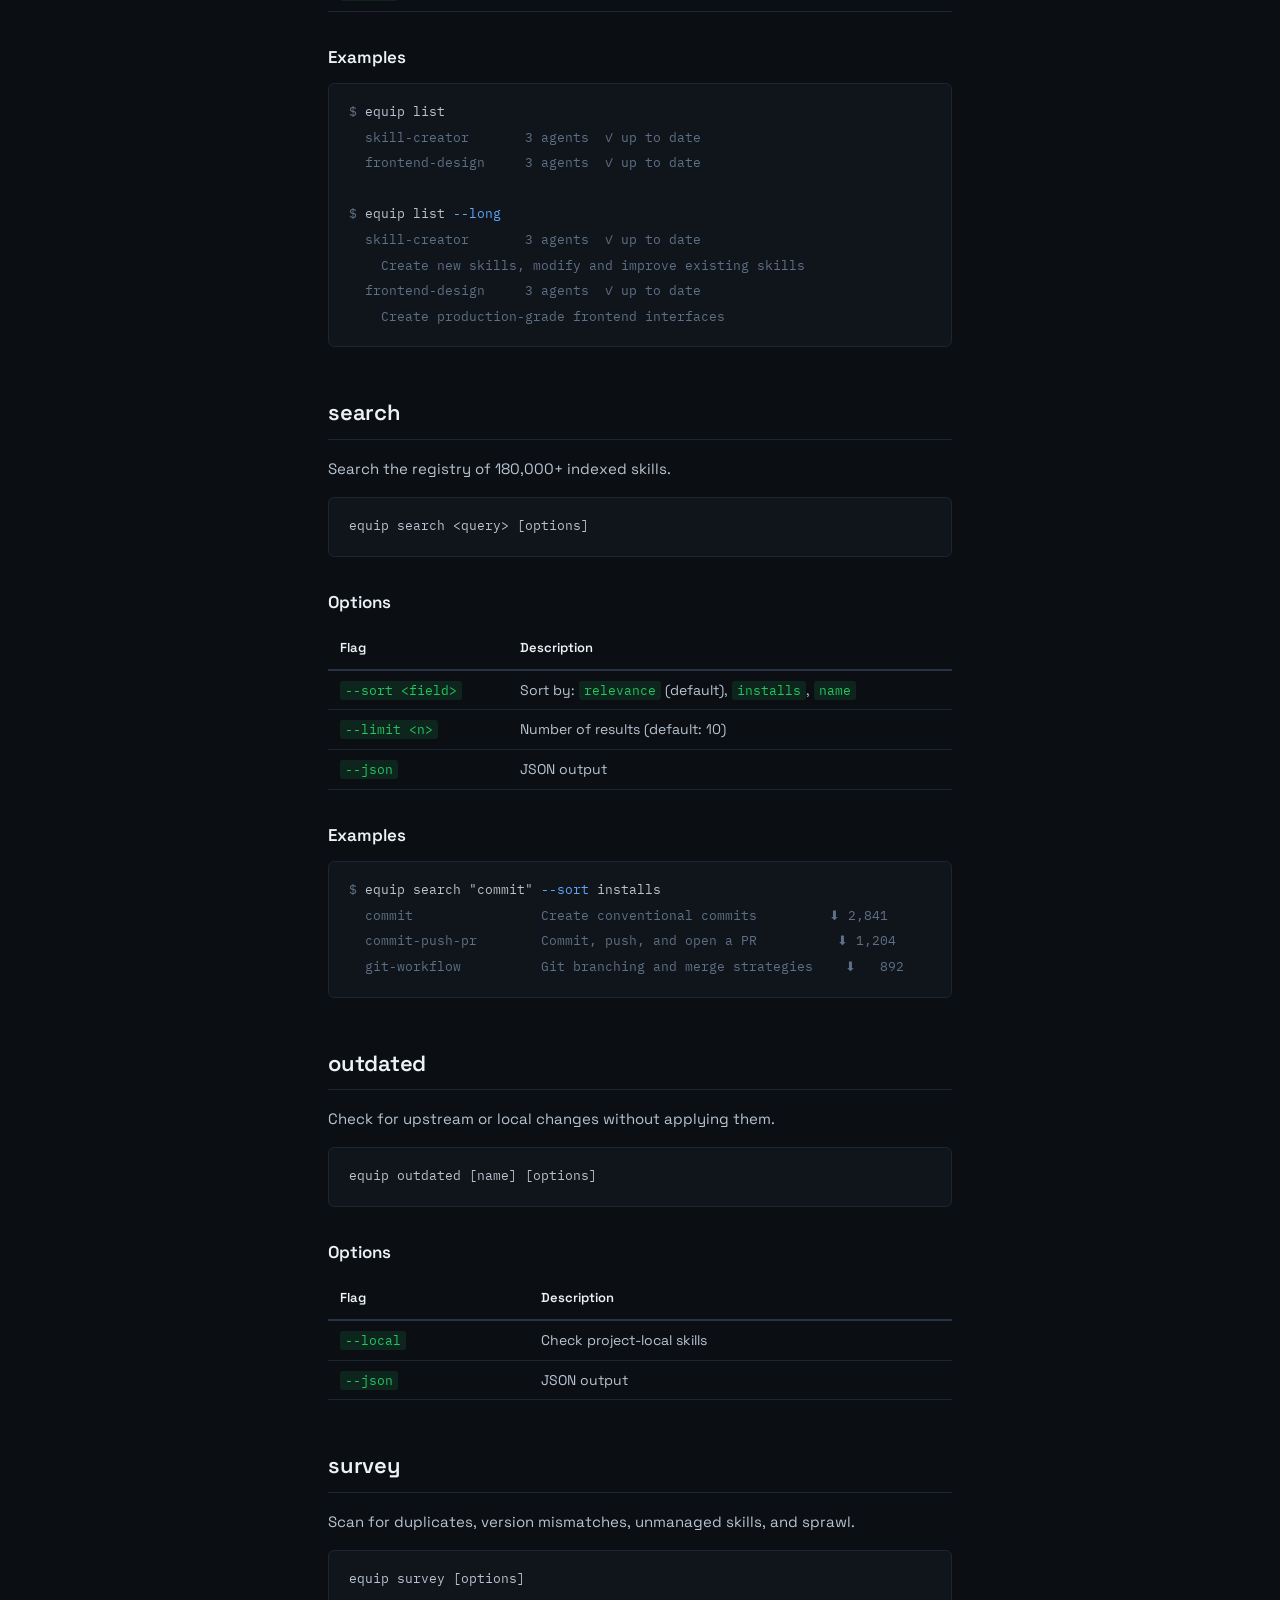
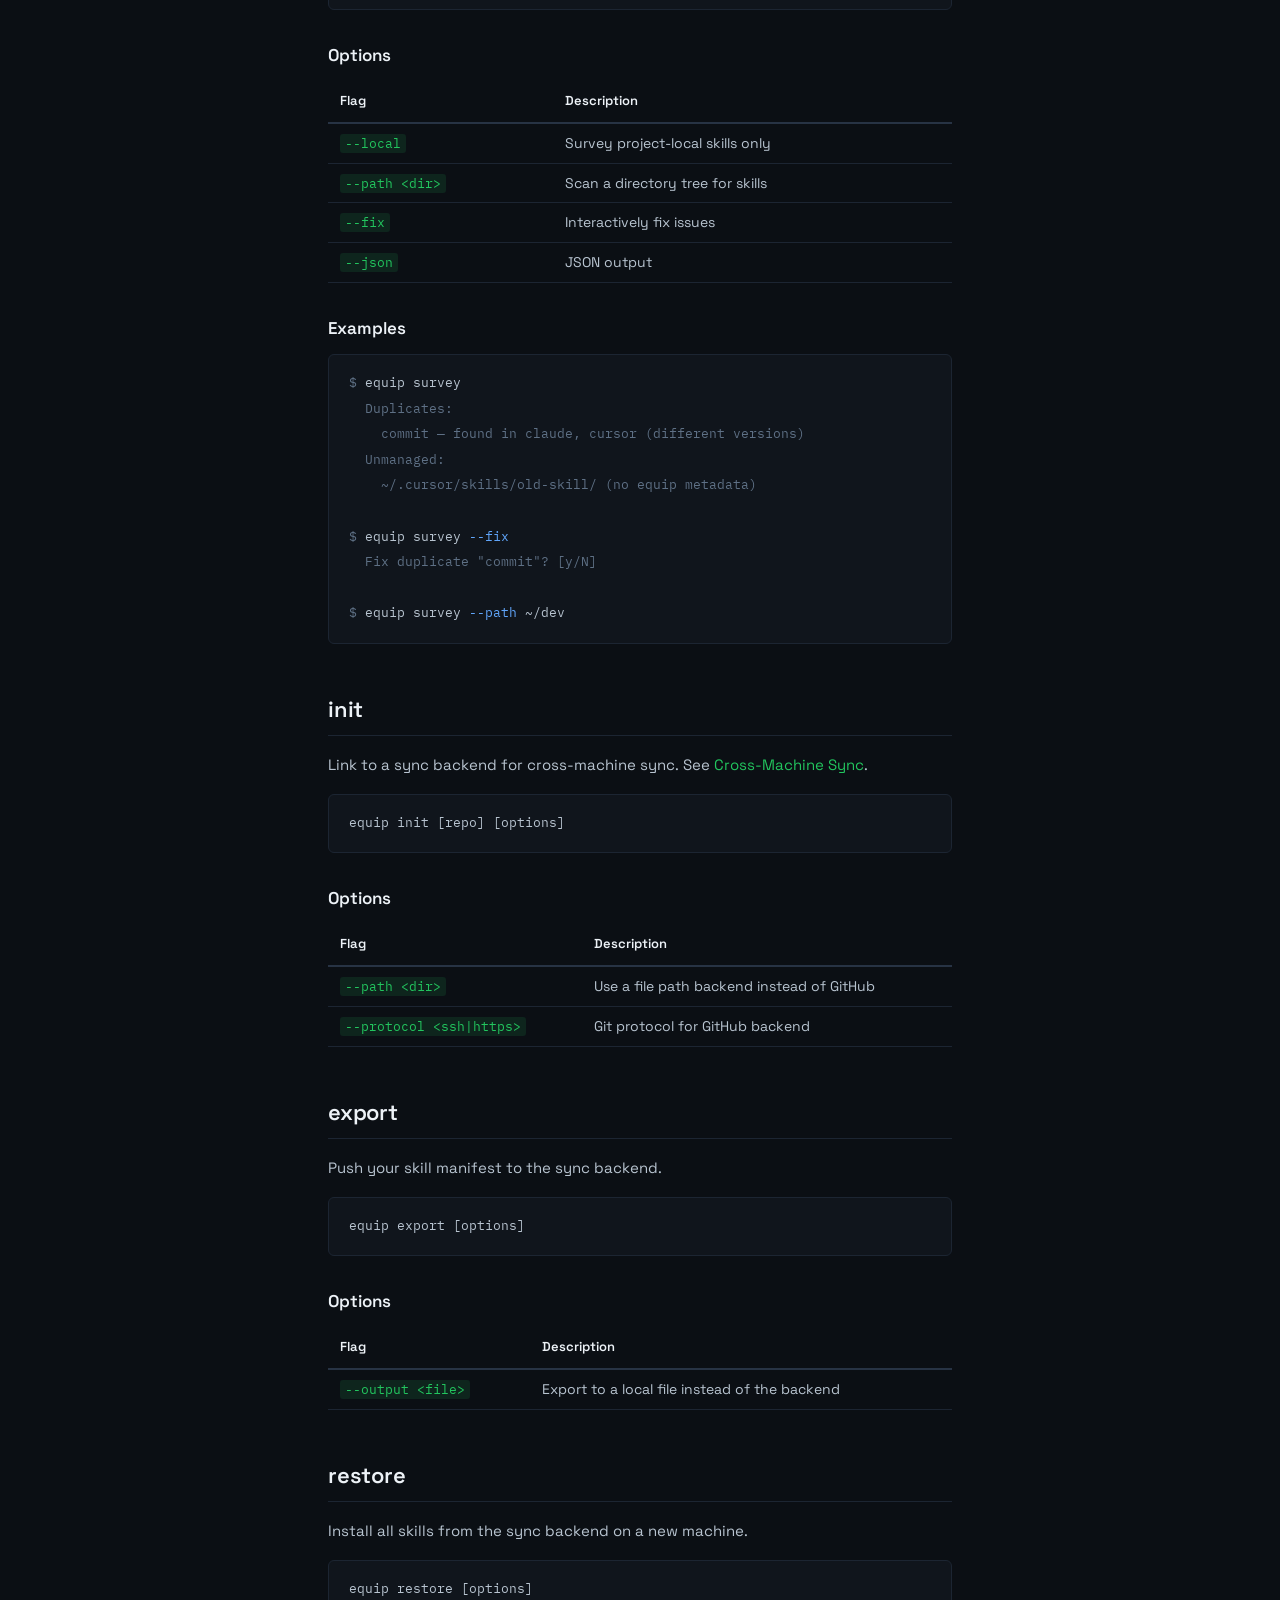
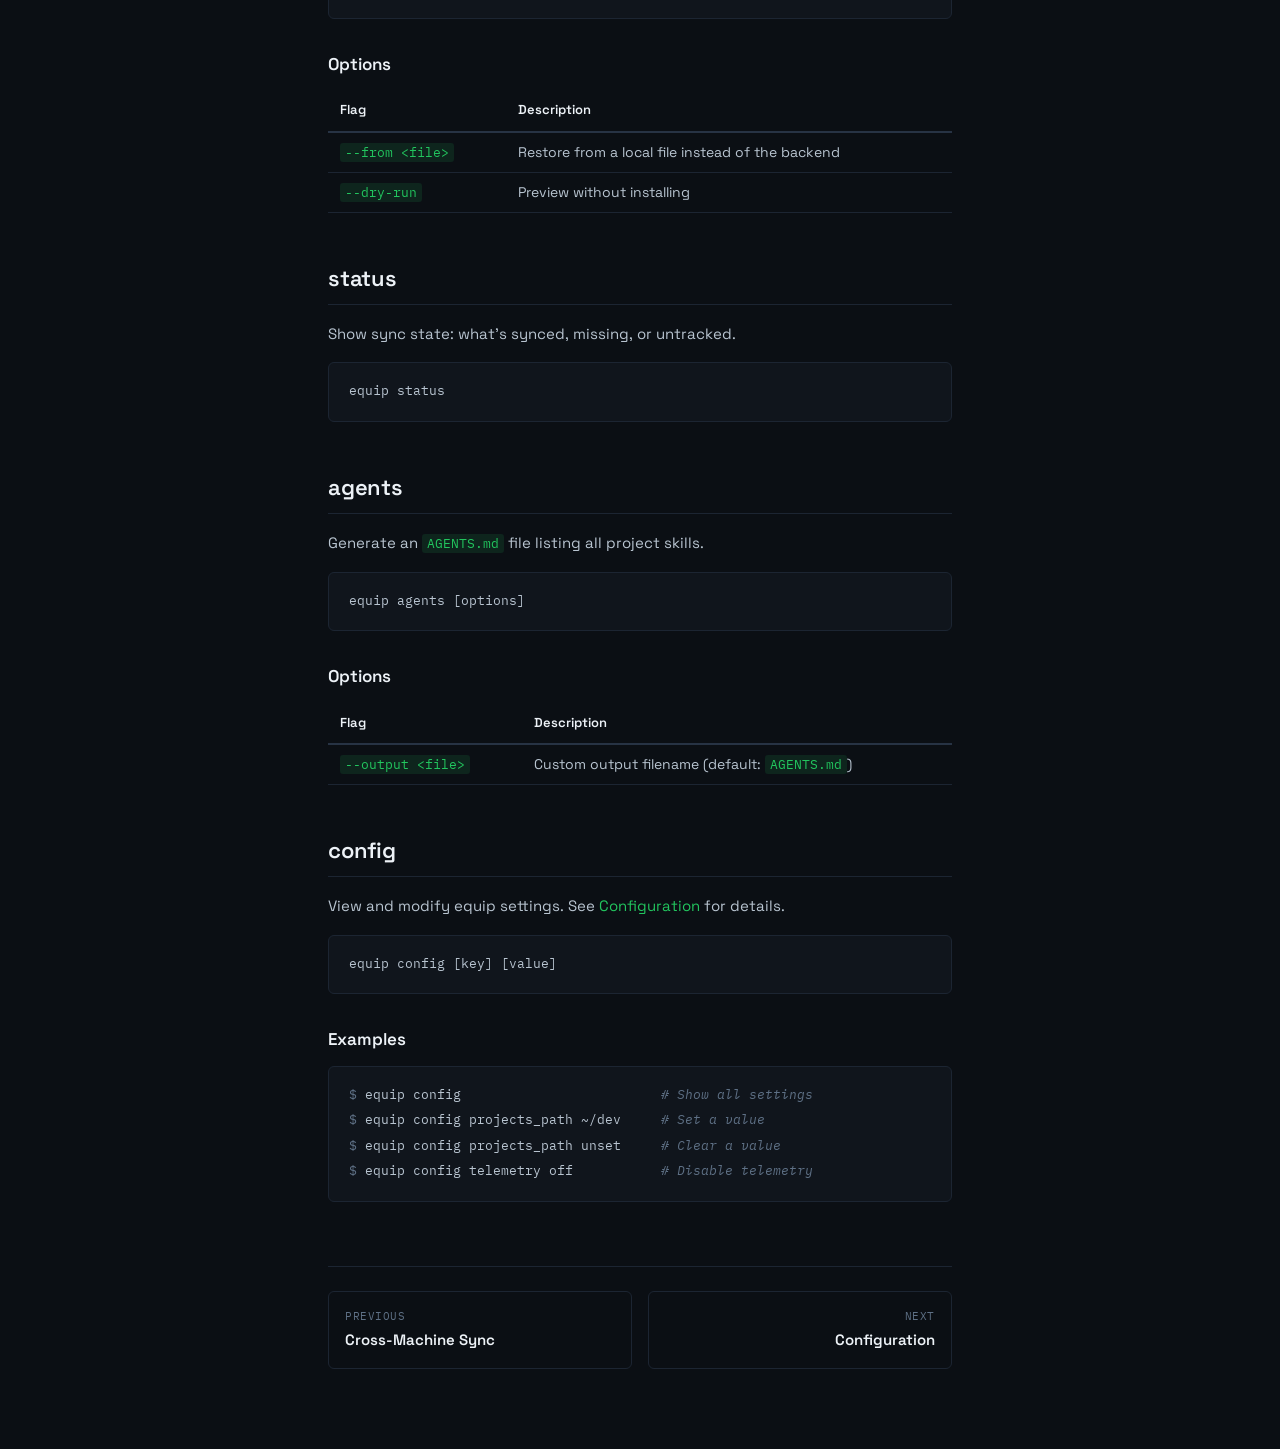
<file: website/docs/commands.html>
<!DOCTYPE html>
<html lang="en">
<head>
  <meta charset="UTF-8">
  <meta name="viewport" content="width=device-width, initial-scale=1.0">
  <title>CLI Commands — equip docs</title>
  <meta name="description" content="Complete CLI reference for every equip command, flag, and option.">
  <link rel="preconnect" href="https://fonts.googleapis.com">
  <link rel="preconnect" href="https://fonts.gstatic.com" crossorigin>
  <link href="https://fonts.googleapis.com/css2?family=Space+Grotesk:wght@400;500;600;700&family=IBM+Plex+Mono:wght@400;500;600&display=swap" rel="stylesheet">
  <link rel="stylesheet" href="../style.css">
  <link rel="stylesheet" href="docs.css">
</head>
<body>

  <nav id="nav" class="scrolled">
    <div class="nav-inner">
      <a href="../" class="nav-brand">equip</a>
      <div class="nav-links">
        <a href="./">Docs</a>
        <a href="https://github.com/bradleydwyer/equip" target="_blank" rel="noopener" class="nav-ext">GitHub <svg width="11" height="11" viewBox="0 0 12 12" fill="none"><path d="M3.5 1.5H10.5V8.5" stroke="currentColor" stroke-width="1.5" stroke-linecap="round"/><path d="M10.5 1.5L1.5 10.5" stroke="currentColor" stroke-width="1.5" stroke-linecap="round"/></svg></a>
        <a href="../#install" class="btn-nav">Install</a>
      </div>
      <button class="nav-toggle" aria-label="Menu"><span></span><span></span></button>
    </div>
  </nav>

  <div class="docs-sidebar-overlay"></div>

  <div class="docs-layout">
    <aside class="docs-sidebar" id="sidebar">
      <nav class="docs-nav">
        <a href="./" class="docs-nav-link">Home</a>
        <div class="docs-nav-group">
          <div class="docs-nav-heading">Getting Started</div>
          <a href="getting-started.html" class="docs-nav-link">Installation &amp; Quickstart</a>
        </div>
        <div class="docs-nav-group">
          <div class="docs-nav-heading">Guide</div>
          <a href="concepts.html" class="docs-nav-link">Concepts</a>
          <a href="agents.html" class="docs-nav-link">Agents</a>
          <a href="sync.html" class="docs-nav-link">Cross-Machine Sync</a>
        </div>
        <div class="docs-nav-group">
          <div class="docs-nav-heading">Reference</div>
          <a href="commands.html" class="docs-nav-link">CLI Commands</a>
          <a href="configuration.html" class="docs-nav-link">Configuration</a>
        </div>
      </nav>
    </aside>

    <main class="docs-content">
      <h1>CLI Commands</h1>
      <p class="subtitle">Complete reference for every equip command, flag, and option.</p>

      <h2 id="global-flags">Global flags</h2>

      <table>
        <thead>
          <tr><th>Flag</th><th>Description</th></tr>
        </thead>
        <tbody>
          <tr><td><code>--local</code></td><td>Operate on project-local skills instead of global</td></tr>
          <tr><td><code>--agent &lt;id&gt;</code></td><td>Target specific agents (comma-separated IDs)</td></tr>
          <tr><td><code>--all</code></td><td>Target all 18 agents regardless of detection</td></tr>
          <tr><td><code>--json</code></td><td>Machine-readable JSON output</td></tr>
          <tr><td><code>--version</code></td><td>Print version</td></tr>
          <tr><td><code>--help</code></td><td>Print help</td></tr>
        </tbody>
      </table>

      <!-- install -->
      <h2 id="install">install</h2>

      <p>Install a skill from a GitHub repo, git URL, or local path.</p>

      <pre><code>equip install &lt;source&gt; [options]</code></pre>

      <h3 id="install-source-formats">Source formats</h3>

      <table>
        <thead>
          <tr><th>Format</th><th>Example</th></tr>
        </thead>
        <tbody>
          <tr><td>GitHub shorthand</td><td><code>equip install owner/repo</code></td></tr>
          <tr><td>GitHub with subpath</td><td><code>equip install owner/repo/path/to/skill</code></td></tr>
          <tr><td>Git URL</td><td><code>equip install https://github.com/user/repo.git</code></td></tr>
          <tr><td>Local path</td><td><code>equip install ./my-skill</code></td></tr>
        </tbody>
      </table>

      <h3 id="install-options">Options</h3>

      <table>
        <thead>
          <tr><th>Flag</th><th>Description</th></tr>
        </thead>
        <tbody>
          <tr><td><code>--local</code></td><td>Install to project-local scope</td></tr>
          <tr><td><code>--agent &lt;id&gt;</code></td><td>Install to specific agents only</td></tr>
          <tr><td><code>--all</code></td><td>Install to all 18 agents</td></tr>
        </tbody>
      </table>

      <h3 id="install-examples">Examples</h3>

      <pre><code><span class="prompt">$</span> equip install anthropics/skill-creator
<span class="success">✓</span> Installed <span class="highlight">skill-creator</span> to 3 agents
<span class="output">  → claude-code, cursor, windsurf</span>

<span class="prompt">$</span> equip install ./my-skill <span class="flag">--local</span> <span class="flag">--agent</span> claude
<span class="success">✓</span> Installed <span class="highlight">my-skill</span> to 1 agent (project-local)</code></pre>

      <!-- remove -->
      <h2 id="remove">remove</h2>

      <p>Remove a skill from all agents. Alias: <code>uninstall</code>.</p>

      <pre><code>equip remove &lt;name&gt; [options]</code></pre>

      <h3 id="remove-options">Options</h3>

      <table>
        <thead>
          <tr><th>Flag</th><th>Description</th></tr>
        </thead>
        <tbody>
          <tr><td><code>--local</code></td><td>Remove from project-local scope</td></tr>
          <tr><td><code>--agent &lt;id&gt;</code></td><td>Remove from specific agents only</td></tr>
        </tbody>
      </table>

      <h3 id="remove-examples">Examples</h3>

      <pre><code><span class="prompt">$</span> equip remove skill-creator
<span class="success">✓</span> Removed <span class="highlight">skill-creator</span> from 3 agents

<span class="prompt">$</span> equip uninstall my-skill <span class="flag">--local</span></code></pre>

      <!-- update -->
      <h2 id="update">update</h2>

      <p>Pull the latest version from source. Updates all skills or a specific one.</p>

      <pre><code>equip update [name] [options]</code></pre>

      <h3 id="update-options">Options</h3>

      <table>
        <thead>
          <tr><th>Flag</th><th>Description</th></tr>
        </thead>
        <tbody>
          <tr><td><code>--local</code></td><td>Update project-local skills</td></tr>
          <tr><td><code>--json</code></td><td>JSON output</td></tr>
        </tbody>
      </table>

      <h3 id="update-examples">Examples</h3>

      <pre><code><span class="prompt">$</span> equip update
<span class="success">✓</span> Updated <span class="highlight">skill-creator</span> (1 file changed)
<span class="output">  ✓ frontend-design is up to date</span>

<span class="prompt">$</span> equip update skill-creator</code></pre>

      <!-- list -->
      <h2 id="list">list</h2>

      <p>Show installed skills and which agents have them.</p>

      <pre><code>equip list [options]</code></pre>

      <h3 id="list-options">Options</h3>

      <table>
        <thead>
          <tr><th>Flag</th><th>Description</th></tr>
        </thead>
        <tbody>
          <tr><td><code>--long</code></td><td>Include full descriptions</td></tr>
          <tr><td><code>--local</code></td><td>List project-local skills</td></tr>
          <tr><td><code>--json</code></td><td>JSON output</td></tr>
        </tbody>
      </table>

      <h3 id="list-examples">Examples</h3>

      <pre><code><span class="prompt">$</span> equip list
<span class="output">  skill-creator       3 agents  ✓ up to date</span>
<span class="output">  frontend-design     3 agents  ✓ up to date</span>

<span class="prompt">$</span> equip list <span class="flag">--long</span>
<span class="output">  skill-creator       3 agents  ✓ up to date</span>
<span class="output">    Create new skills, modify and improve existing skills</span>
<span class="output">  frontend-design     3 agents  ✓ up to date</span>
<span class="output">    Create production-grade frontend interfaces</span></code></pre>

      <!-- search -->
      <h2 id="search">search</h2>

      <p>Search the registry of 180,000+ indexed skills.</p>

      <pre><code>equip search &lt;query&gt; [options]</code></pre>

      <h3 id="search-options">Options</h3>

      <table>
        <thead>
          <tr><th>Flag</th><th>Description</th></tr>
        </thead>
        <tbody>
          <tr><td><code>--sort &lt;field&gt;</code></td><td>Sort by: <code>relevance</code> (default), <code>installs</code>, <code>name</code></td></tr>
          <tr><td><code>--limit &lt;n&gt;</code></td><td>Number of results (default: 10)</td></tr>
          <tr><td><code>--json</code></td><td>JSON output</td></tr>
        </tbody>
      </table>

      <h3 id="search-examples">Examples</h3>

      <pre><code><span class="prompt">$</span> equip search "commit" <span class="flag">--sort</span> installs
<span class="output">  commit                Create conventional commits         ⬇ 2,841</span>
<span class="output">  commit-push-pr        Commit, push, and open a PR          ⬇ 1,204</span>
<span class="output">  git-workflow          Git branching and merge strategies    ⬇   892</span></code></pre>

      <!-- outdated -->
      <h2 id="outdated">outdated</h2>

      <p>Check for upstream or local changes without applying them.</p>

      <pre><code>equip outdated [name] [options]</code></pre>

      <h3 id="outdated-options">Options</h3>

      <table>
        <thead>
          <tr><th>Flag</th><th>Description</th></tr>
        </thead>
        <tbody>
          <tr><td><code>--local</code></td><td>Check project-local skills</td></tr>
          <tr><td><code>--json</code></td><td>JSON output</td></tr>
        </tbody>
      </table>

      <!-- survey -->
      <h2 id="survey">survey</h2>

      <p>Scan for duplicates, version mismatches, unmanaged skills, and sprawl.</p>

      <pre><code>equip survey [options]</code></pre>

      <h3 id="survey-options">Options</h3>

      <table>
        <thead>
          <tr><th>Flag</th><th>Description</th></tr>
        </thead>
        <tbody>
          <tr><td><code>--local</code></td><td>Survey project-local skills only</td></tr>
          <tr><td><code>--path &lt;dir&gt;</code></td><td>Scan a directory tree for skills</td></tr>
          <tr><td><code>--fix</code></td><td>Interactively fix issues</td></tr>
          <tr><td><code>--json</code></td><td>JSON output</td></tr>
        </tbody>
      </table>

      <h3 id="survey-examples">Examples</h3>

      <pre><code><span class="prompt">$</span> equip survey
<span class="output">  Duplicates:</span>
<span class="output">    commit — found in claude, cursor (different versions)</span>
<span class="output">  Unmanaged:</span>
<span class="output">    ~/.cursor/skills/old-skill/ (no equip metadata)</span>

<span class="prompt">$</span> equip survey <span class="flag">--fix</span>
<span class="output">  Fix duplicate "commit"? [y/N]</span>

<span class="prompt">$</span> equip survey <span class="flag">--path</span> ~/dev</code></pre>

      <!-- init -->
      <h2 id="init">init</h2>

      <p>Link to a sync backend for cross-machine sync. See <a href="sync.html">Cross-Machine Sync</a>.</p>

      <pre><code>equip init [repo] [options]</code></pre>

      <h3 id="init-options">Options</h3>

      <table>
        <thead>
          <tr><th>Flag</th><th>Description</th></tr>
        </thead>
        <tbody>
          <tr><td><code>--path &lt;dir&gt;</code></td><td>Use a file path backend instead of GitHub</td></tr>
          <tr><td><code>--protocol &lt;ssh|https&gt;</code></td><td>Git protocol for GitHub backend</td></tr>
        </tbody>
      </table>

      <!-- export -->
      <h2 id="export">export</h2>

      <p>Push your skill manifest to the sync backend.</p>

      <pre><code>equip export [options]</code></pre>

      <h3 id="export-options">Options</h3>

      <table>
        <thead>
          <tr><th>Flag</th><th>Description</th></tr>
        </thead>
        <tbody>
          <tr><td><code>--output &lt;file&gt;</code></td><td>Export to a local file instead of the backend</td></tr>
        </tbody>
      </table>

      <!-- restore -->
      <h2 id="restore">restore</h2>

      <p>Install all skills from the sync backend on a new machine.</p>

      <pre><code>equip restore [options]</code></pre>

      <h3 id="restore-options">Options</h3>

      <table>
        <thead>
          <tr><th>Flag</th><th>Description</th></tr>
        </thead>
        <tbody>
          <tr><td><code>--from &lt;file&gt;</code></td><td>Restore from a local file instead of the backend</td></tr>
          <tr><td><code>--dry-run</code></td><td>Preview without installing</td></tr>
        </tbody>
      </table>

      <!-- status -->
      <h2 id="status">status</h2>

      <p>Show sync state: what's synced, missing, or untracked.</p>

      <pre><code>equip status</code></pre>

      <!-- agents command -->
      <h2 id="agents-command">agents</h2>

      <p>Generate an <code>AGENTS.md</code> file listing all project skills.</p>

      <pre><code>equip agents [options]</code></pre>

      <h3 id="agents-options">Options</h3>

      <table>
        <thead>
          <tr><th>Flag</th><th>Description</th></tr>
        </thead>
        <tbody>
          <tr><td><code>--output &lt;file&gt;</code></td><td>Custom output filename (default: <code>AGENTS.md</code>)</td></tr>
        </tbody>
      </table>

      <!-- config -->
      <h2 id="config">config</h2>

      <p>View and modify equip settings. See <a href="configuration.html">Configuration</a> for details.</p>

      <pre><code>equip config [key] [value]</code></pre>

      <h3 id="config-examples">Examples</h3>

      <pre><code><span class="prompt">$</span> equip config                         <span class="comment"># Show all settings</span>
<span class="prompt">$</span> equip config projects_path ~/dev     <span class="comment"># Set a value</span>
<span class="prompt">$</span> equip config projects_path unset     <span class="comment"># Clear a value</span>
<span class="prompt">$</span> equip config telemetry off           <span class="comment"># Disable telemetry</span></code></pre>

      <div class="docs-pager">
        <a href="sync.html">
          <div class="pager-dir">Previous</div>
          <div class="pager-title">Cross-Machine Sync</div>
        </a>
        <a href="configuration.html" class="pager-next">
          <div class="pager-dir">Next</div>
          <div class="pager-title">Configuration</div>
        </a>
      </div>
    </main>

    <aside class="docs-toc" id="toc"></aside>
  </div>

  <script src="docs.js"></script>
</body>
</html>
</file>
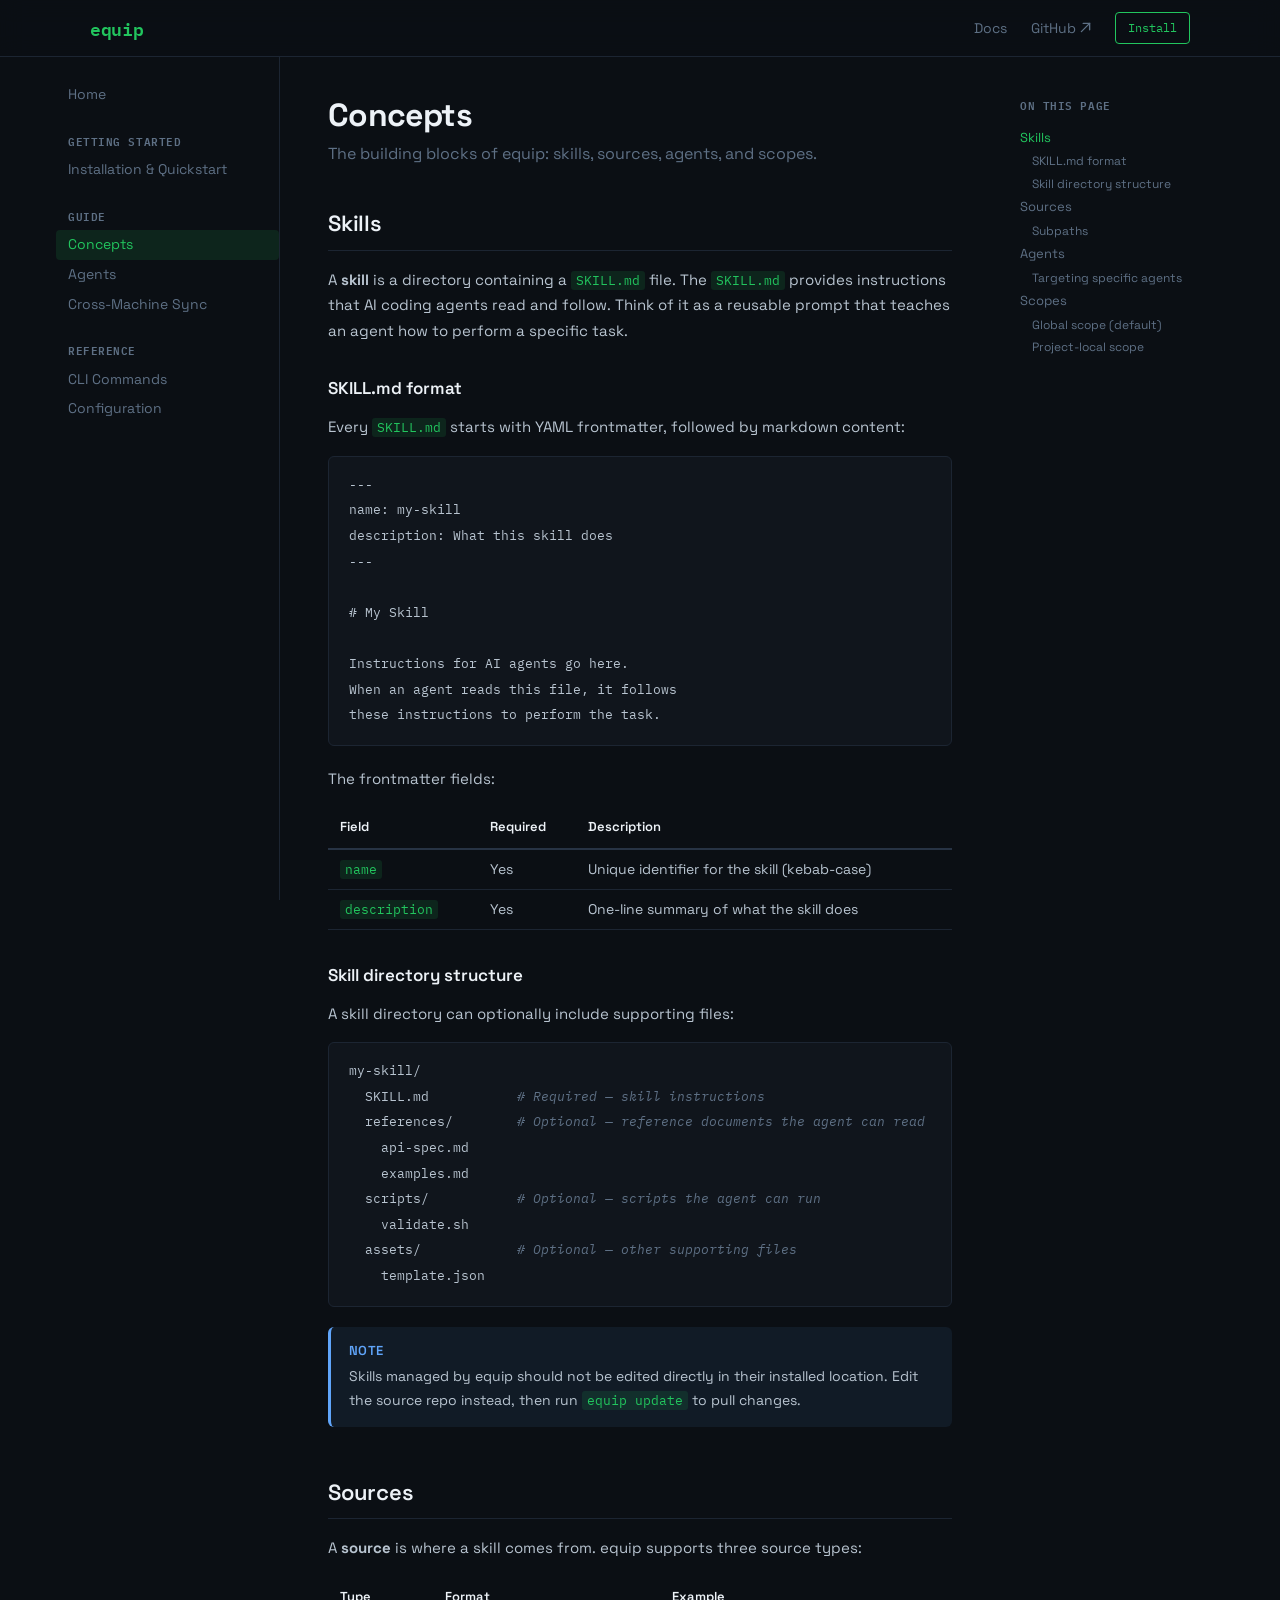
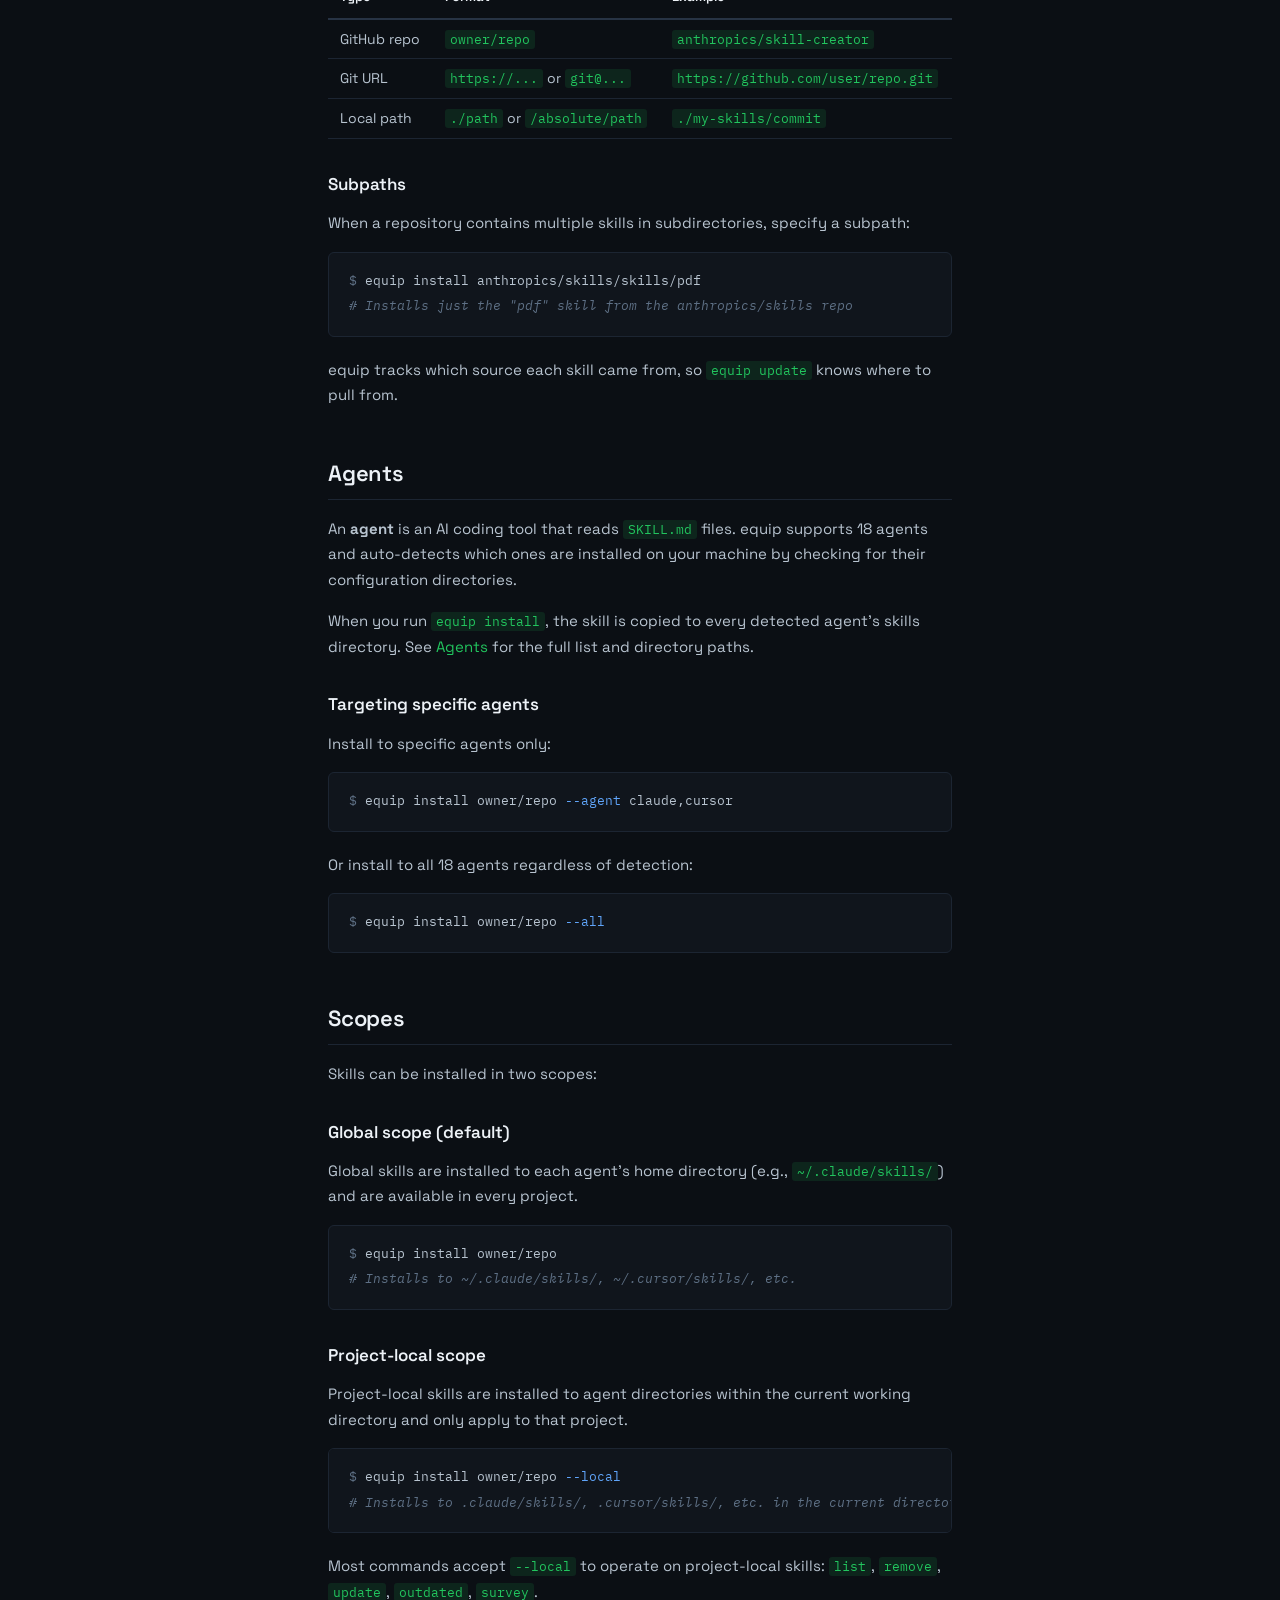
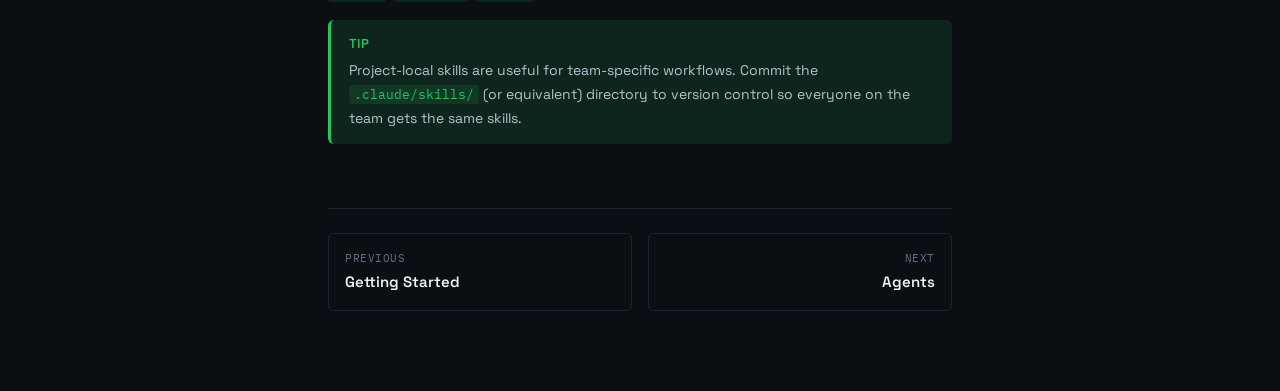
<file: website/docs/concepts.html>
<!DOCTYPE html>
<html lang="en">
<head>
  <meta charset="UTF-8">
  <meta name="viewport" content="width=device-width, initial-scale=1.0">
  <title>Concepts — equip docs</title>
  <meta name="description" content="Core concepts: skills, sources, agents, and scopes in equip.">
  <link rel="preconnect" href="https://fonts.googleapis.com">
  <link rel="preconnect" href="https://fonts.gstatic.com" crossorigin>
  <link href="https://fonts.googleapis.com/css2?family=Space+Grotesk:wght@400;500;600;700&family=IBM+Plex+Mono:wght@400;500;600&display=swap" rel="stylesheet">
  <link rel="stylesheet" href="../style.css">
  <link rel="stylesheet" href="docs.css">
</head>
<body>

  <nav id="nav" class="scrolled">
    <div class="nav-inner">
      <a href="../" class="nav-brand">equip</a>
      <div class="nav-links">
        <a href="./">Docs</a>
        <a href="https://github.com/bradleydwyer/equip" target="_blank" rel="noopener" class="nav-ext">GitHub <svg width="11" height="11" viewBox="0 0 12 12" fill="none"><path d="M3.5 1.5H10.5V8.5" stroke="currentColor" stroke-width="1.5" stroke-linecap="round"/><path d="M10.5 1.5L1.5 10.5" stroke="currentColor" stroke-width="1.5" stroke-linecap="round"/></svg></a>
        <a href="../#install" class="btn-nav">Install</a>
      </div>
      <button class="nav-toggle" aria-label="Menu"><span></span><span></span></button>
    </div>
  </nav>

  <div class="docs-sidebar-overlay"></div>

  <div class="docs-layout">
    <aside class="docs-sidebar" id="sidebar">
      <nav class="docs-nav">
        <a href="./" class="docs-nav-link">Home</a>
        <div class="docs-nav-group">
          <div class="docs-nav-heading">Getting Started</div>
          <a href="getting-started.html" class="docs-nav-link">Installation &amp; Quickstart</a>
        </div>
        <div class="docs-nav-group">
          <div class="docs-nav-heading">Guide</div>
          <a href="concepts.html" class="docs-nav-link">Concepts</a>
          <a href="agents.html" class="docs-nav-link">Agents</a>
          <a href="sync.html" class="docs-nav-link">Cross-Machine Sync</a>
        </div>
        <div class="docs-nav-group">
          <div class="docs-nav-heading">Reference</div>
          <a href="commands.html" class="docs-nav-link">CLI Commands</a>
          <a href="configuration.html" class="docs-nav-link">Configuration</a>
        </div>
      </nav>
    </aside>

    <main class="docs-content">
      <h1>Concepts</h1>
      <p class="subtitle">The building blocks of equip: skills, sources, agents, and scopes.</p>

      <h2 id="skills">Skills</h2>

      <p>A <strong>skill</strong> is a directory containing a <code>SKILL.md</code> file. The <code>SKILL.md</code> provides instructions that AI coding agents read and follow. Think of it as a reusable prompt that teaches an agent how to perform a specific task.</p>

      <h3 id="skill-format">SKILL.md format</h3>

      <p>Every <code>SKILL.md</code> starts with YAML frontmatter, followed by markdown content:</p>

      <pre><code>---
name: my-skill
description: What this skill does
---

# My Skill

Instructions for AI agents go here.
When an agent reads this file, it follows
these instructions to perform the task.</code></pre>

      <p>The frontmatter fields:</p>

      <table>
        <thead>
          <tr><th>Field</th><th>Required</th><th>Description</th></tr>
        </thead>
        <tbody>
          <tr><td><code>name</code></td><td>Yes</td><td>Unique identifier for the skill (kebab-case)</td></tr>
          <tr><td><code>description</code></td><td>Yes</td><td>One-line summary of what the skill does</td></tr>
        </tbody>
      </table>

      <h3 id="skill-structure">Skill directory structure</h3>

      <p>A skill directory can optionally include supporting files:</p>

      <pre><code>my-skill/
  SKILL.md           <span class="comment"># Required — skill instructions</span>
  references/        <span class="comment"># Optional — reference documents the agent can read</span>
    api-spec.md
    examples.md
  scripts/           <span class="comment"># Optional — scripts the agent can run</span>
    validate.sh
  assets/            <span class="comment"># Optional — other supporting files</span>
    template.json</code></pre>

      <div class="callout callout-info">
        <div class="callout-title">Note</div>
        <p>Skills managed by equip should not be edited directly in their installed location. Edit the source repo instead, then run <code>equip update</code> to pull changes.</p>
      </div>

      <h2 id="sources">Sources</h2>

      <p>A <strong>source</strong> is where a skill comes from. equip supports three source types:</p>

      <table>
        <thead>
          <tr><th>Type</th><th>Format</th><th>Example</th></tr>
        </thead>
        <tbody>
          <tr><td>GitHub repo</td><td><code>owner/repo</code></td><td><code>anthropics/skill-creator</code></td></tr>
          <tr><td>Git URL</td><td><code>https://...</code> or <code>git@...</code></td><td><code>https://github.com/user/repo.git</code></td></tr>
          <tr><td>Local path</td><td><code>./path</code> or <code>/absolute/path</code></td><td><code>./my-skills/commit</code></td></tr>
        </tbody>
      </table>

      <h3 id="subpaths">Subpaths</h3>

      <p>When a repository contains multiple skills in subdirectories, specify a subpath:</p>

      <pre><code><span class="prompt">$</span> equip install anthropics/skills/skills/pdf
<span class="comment"># Installs just the "pdf" skill from the anthropics/skills repo</span></code></pre>

      <p>equip tracks which source each skill came from, so <code>equip update</code> knows where to pull from.</p>

      <h2 id="agents">Agents</h2>

      <p>An <strong>agent</strong> is an AI coding tool that reads <code>SKILL.md</code> files. equip supports 18 agents and auto-detects which ones are installed on your machine by checking for their configuration directories.</p>

      <p>When you run <code>equip install</code>, the skill is copied to every detected agent's skills directory. See <a href="agents.html">Agents</a> for the full list and directory paths.</p>

      <h3 id="targeting">Targeting specific agents</h3>

      <p>Install to specific agents only:</p>

      <pre><code><span class="prompt">$</span> equip install owner/repo <span class="flag">--agent</span> claude,cursor</code></pre>

      <p>Or install to all 18 agents regardless of detection:</p>

      <pre><code><span class="prompt">$</span> equip install owner/repo <span class="flag">--all</span></code></pre>

      <h2 id="scopes">Scopes</h2>

      <p>Skills can be installed in two scopes:</p>

      <h3 id="global-scope">Global scope (default)</h3>

      <p>Global skills are installed to each agent's home directory (e.g., <code>~/.claude/skills/</code>) and are available in every project.</p>

      <pre><code><span class="prompt">$</span> equip install owner/repo
<span class="comment"># Installs to ~/.claude/skills/, ~/.cursor/skills/, etc.</span></code></pre>

      <h3 id="project-local-scope">Project-local scope</h3>

      <p>Project-local skills are installed to agent directories within the current working directory and only apply to that project.</p>

      <pre><code><span class="prompt">$</span> equip install owner/repo <span class="flag">--local</span>
<span class="comment"># Installs to .claude/skills/, .cursor/skills/, etc. in the current directory</span></code></pre>

      <p>Most commands accept <code>--local</code> to operate on project-local skills: <code>list</code>, <code>remove</code>, <code>update</code>, <code>outdated</code>, <code>survey</code>.</p>

      <div class="callout callout-tip">
        <div class="callout-title">Tip</div>
        <p>Project-local skills are useful for team-specific workflows. Commit the <code>.claude/skills/</code> (or equivalent) directory to version control so everyone on the team gets the same skills.</p>
      </div>

      <div class="docs-pager">
        <a href="getting-started.html">
          <div class="pager-dir">Previous</div>
          <div class="pager-title">Getting Started</div>
        </a>
        <a href="agents.html" class="pager-next">
          <div class="pager-dir">Next</div>
          <div class="pager-title">Agents</div>
        </a>
      </div>
    </main>

    <aside class="docs-toc" id="toc"></aside>
  </div>

  <script src="docs.js"></script>
</body>
</html>
</file>
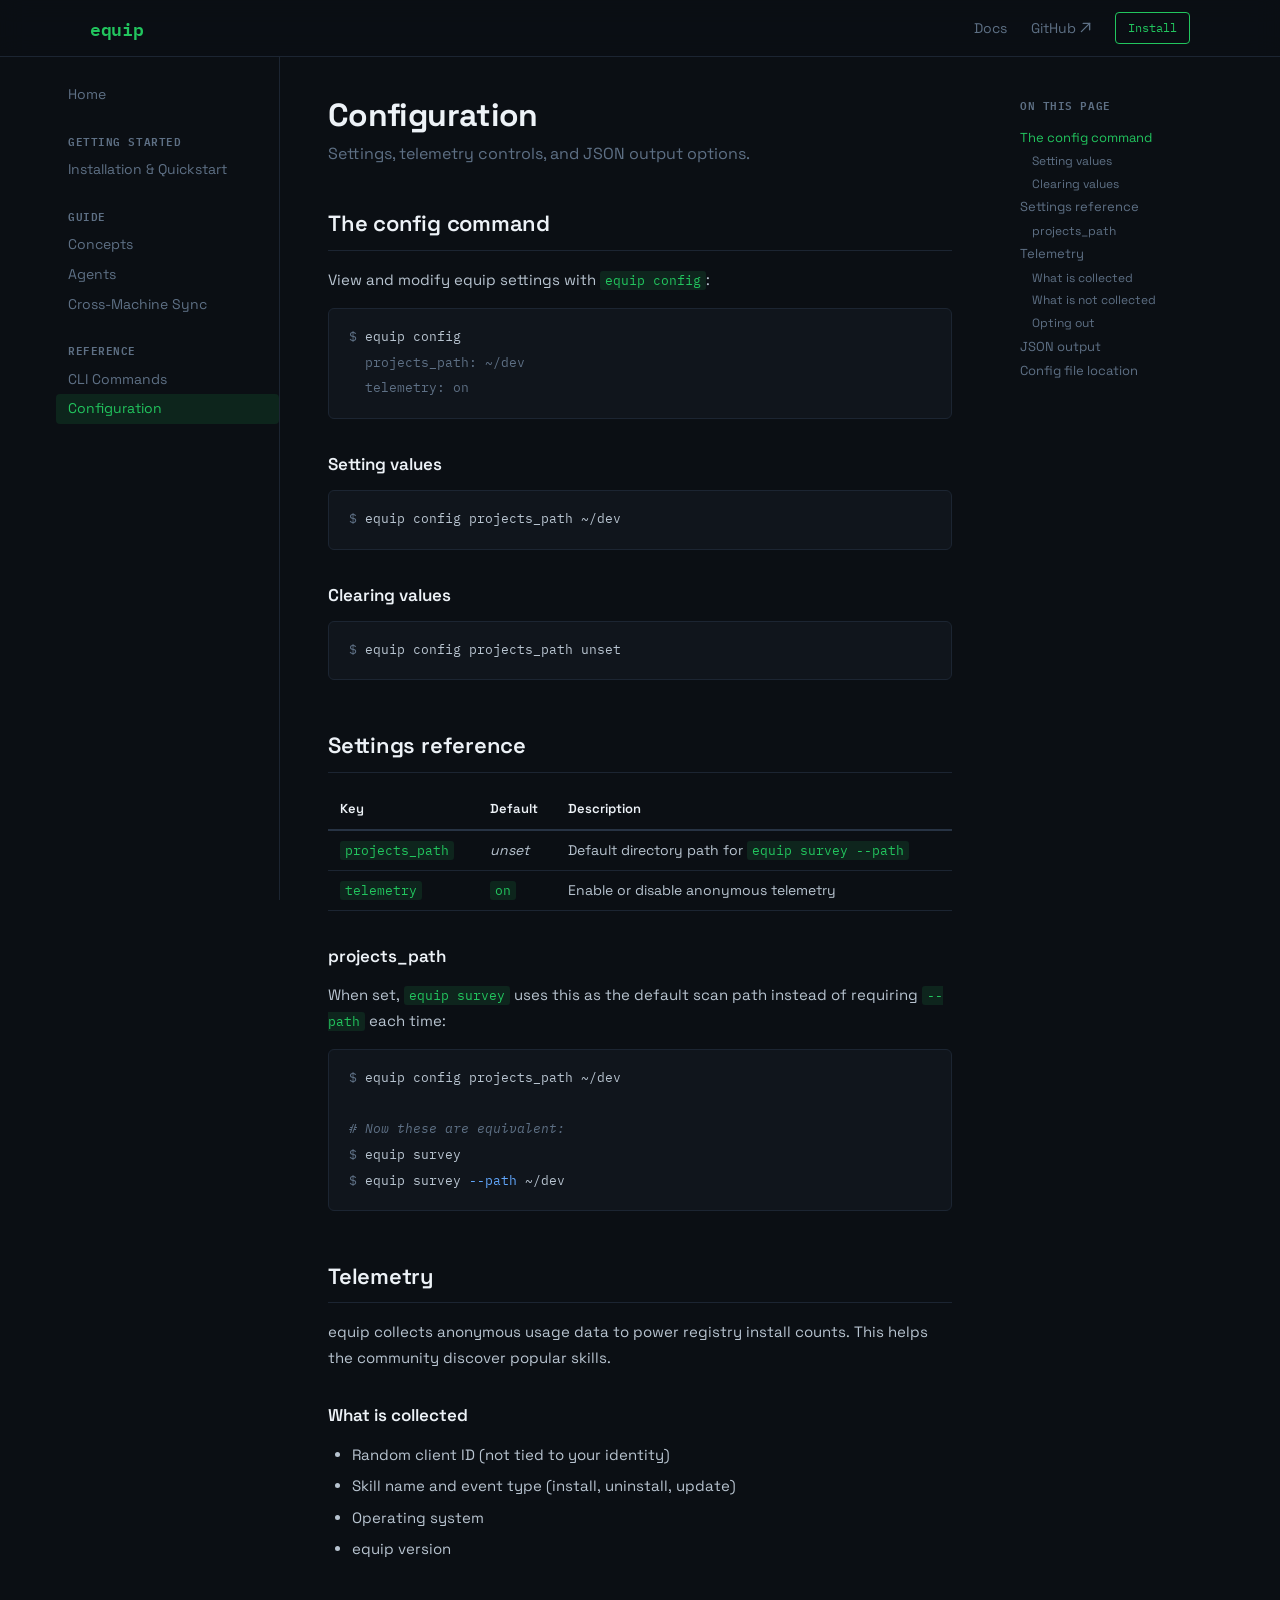
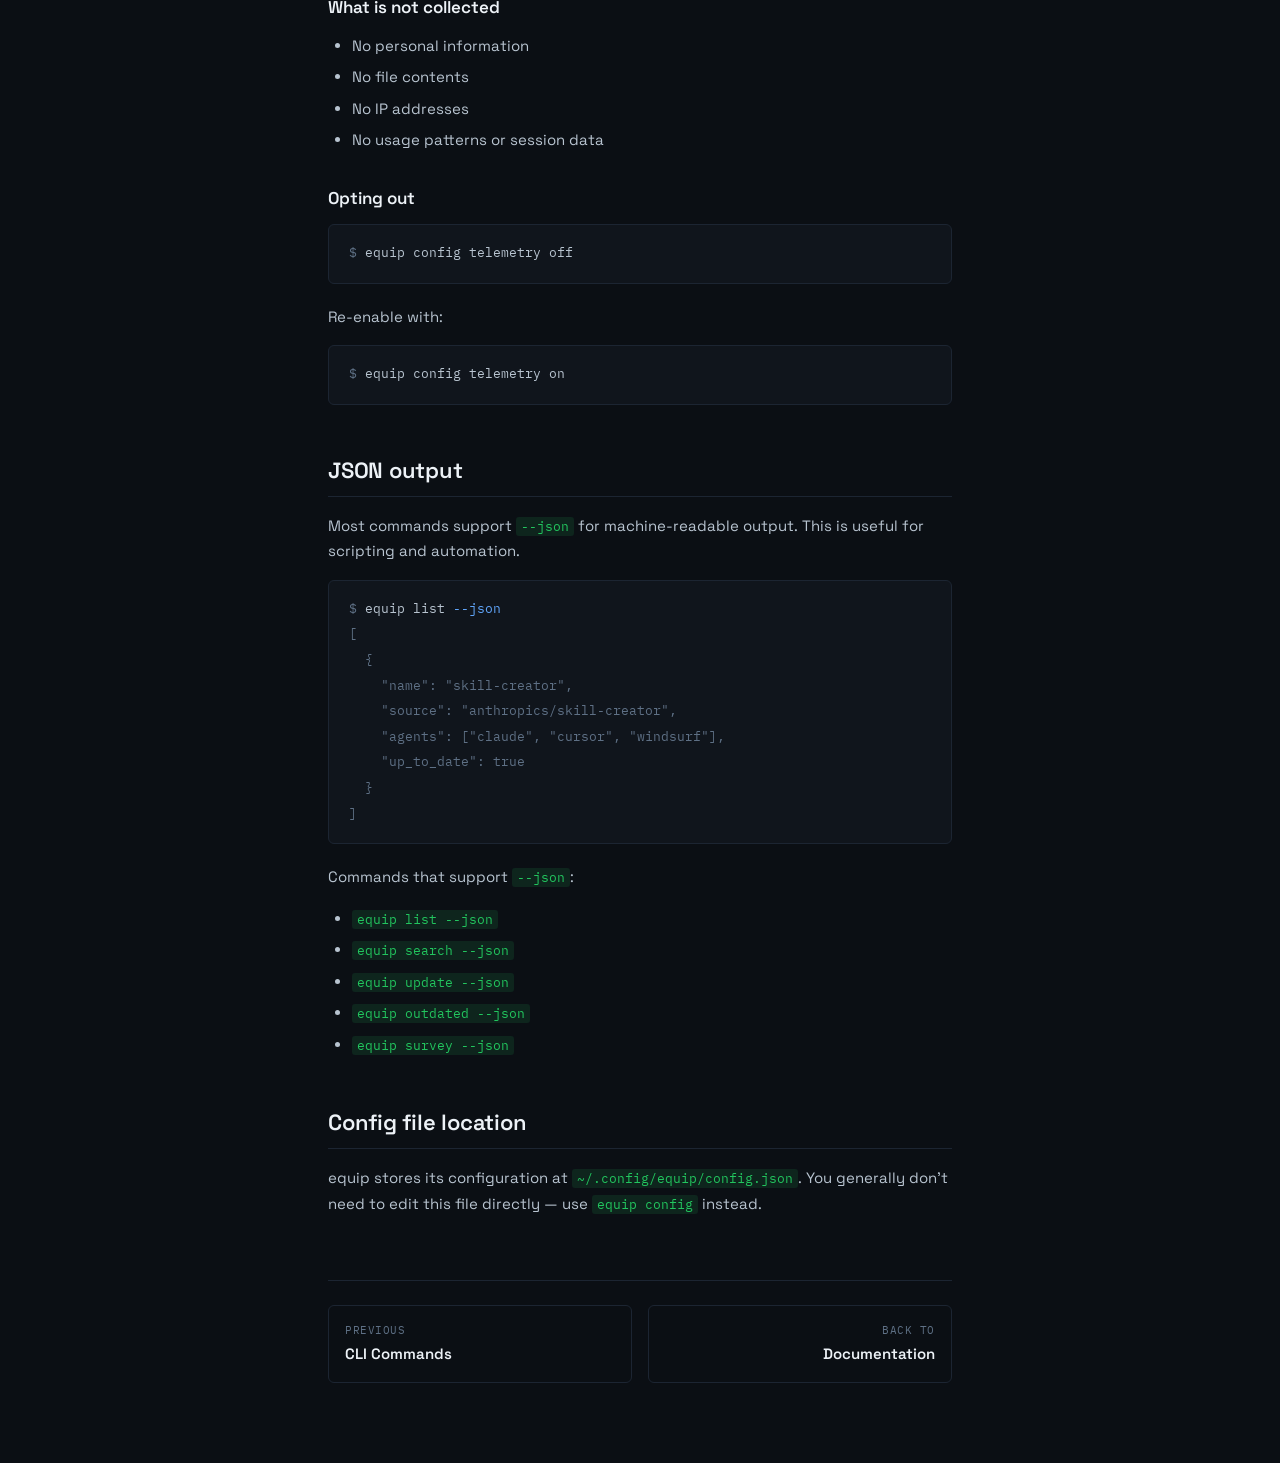
<file: website/docs/configuration.html>
<!DOCTYPE html>
<html lang="en">
<head>
  <meta charset="UTF-8">
  <meta name="viewport" content="width=device-width, initial-scale=1.0">
  <title>Configuration — equip docs</title>
  <meta name="description" content="equip configuration settings, telemetry controls, and JSON output.">
  <link rel="preconnect" href="https://fonts.googleapis.com">
  <link rel="preconnect" href="https://fonts.gstatic.com" crossorigin>
  <link href="https://fonts.googleapis.com/css2?family=Space+Grotesk:wght@400;500;600;700&family=IBM+Plex+Mono:wght@400;500;600&display=swap" rel="stylesheet">
  <link rel="stylesheet" href="../style.css">
  <link rel="stylesheet" href="docs.css">
</head>
<body>

  <nav id="nav" class="scrolled">
    <div class="nav-inner">
      <a href="../" class="nav-brand">equip</a>
      <div class="nav-links">
        <a href="./">Docs</a>
        <a href="https://github.com/bradleydwyer/equip" target="_blank" rel="noopener" class="nav-ext">GitHub <svg width="11" height="11" viewBox="0 0 12 12" fill="none"><path d="M3.5 1.5H10.5V8.5" stroke="currentColor" stroke-width="1.5" stroke-linecap="round"/><path d="M10.5 1.5L1.5 10.5" stroke="currentColor" stroke-width="1.5" stroke-linecap="round"/></svg></a>
        <a href="../#install" class="btn-nav">Install</a>
      </div>
      <button class="nav-toggle" aria-label="Menu"><span></span><span></span></button>
    </div>
  </nav>

  <div class="docs-sidebar-overlay"></div>

  <div class="docs-layout">
    <aside class="docs-sidebar" id="sidebar">
      <nav class="docs-nav">
        <a href="./" class="docs-nav-link">Home</a>
        <div class="docs-nav-group">
          <div class="docs-nav-heading">Getting Started</div>
          <a href="getting-started.html" class="docs-nav-link">Installation &amp; Quickstart</a>
        </div>
        <div class="docs-nav-group">
          <div class="docs-nav-heading">Guide</div>
          <a href="concepts.html" class="docs-nav-link">Concepts</a>
          <a href="agents.html" class="docs-nav-link">Agents</a>
          <a href="sync.html" class="docs-nav-link">Cross-Machine Sync</a>
        </div>
        <div class="docs-nav-group">
          <div class="docs-nav-heading">Reference</div>
          <a href="commands.html" class="docs-nav-link">CLI Commands</a>
          <a href="configuration.html" class="docs-nav-link">Configuration</a>
        </div>
      </nav>
    </aside>

    <main class="docs-content">
      <h1>Configuration</h1>
      <p class="subtitle">Settings, telemetry controls, and JSON output options.</p>

      <h2 id="config-command">The config command</h2>

      <p>View and modify equip settings with <code>equip config</code>:</p>

      <pre><code><span class="prompt">$</span> equip config
<span class="output">  projects_path: ~/dev</span>
<span class="output">  telemetry: on</span></code></pre>

      <h3 id="setting-values">Setting values</h3>

      <pre><code><span class="prompt">$</span> equip config projects_path ~/dev</code></pre>

      <h3 id="clearing-values">Clearing values</h3>

      <pre><code><span class="prompt">$</span> equip config projects_path unset</code></pre>

      <h2 id="settings">Settings reference</h2>

      <table>
        <thead>
          <tr><th>Key</th><th>Default</th><th>Description</th></tr>
        </thead>
        <tbody>
          <tr><td><code>projects_path</code></td><td><em>unset</em></td><td>Default directory path for <code>equip survey --path</code></td></tr>
          <tr><td><code>telemetry</code></td><td><code>on</code></td><td>Enable or disable anonymous telemetry</td></tr>
        </tbody>
      </table>

      <h3 id="projects-path">projects_path</h3>

      <p>When set, <code>equip survey</code> uses this as the default scan path instead of requiring <code>--path</code> each time:</p>

      <pre><code><span class="prompt">$</span> equip config projects_path ~/dev

<span class="comment"># Now these are equivalent:</span>
<span class="prompt">$</span> equip survey
<span class="prompt">$</span> equip survey <span class="flag">--path</span> ~/dev</code></pre>

      <h2 id="telemetry">Telemetry</h2>

      <p>equip collects anonymous usage data to power registry install counts. This helps the community discover popular skills.</p>

      <h3 id="what-is-collected">What is collected</h3>

      <ul>
        <li>Random client ID (not tied to your identity)</li>
        <li>Skill name and event type (install, uninstall, update)</li>
        <li>Operating system</li>
        <li>equip version</li>
      </ul>

      <h3 id="what-is-not-collected">What is not collected</h3>

      <ul>
        <li>No personal information</li>
        <li>No file contents</li>
        <li>No IP addresses</li>
        <li>No usage patterns or session data</li>
      </ul>

      <h3 id="opting-out">Opting out</h3>

      <pre><code><span class="prompt">$</span> equip config telemetry off</code></pre>

      <p>Re-enable with:</p>

      <pre><code><span class="prompt">$</span> equip config telemetry on</code></pre>

      <h2 id="json-output">JSON output</h2>

      <p>Most commands support <code>--json</code> for machine-readable output. This is useful for scripting and automation.</p>

      <pre><code><span class="prompt">$</span> equip list <span class="flag">--json</span>
<span class="output">[</span>
<span class="output">  {</span>
<span class="output">    "name": "skill-creator",</span>
<span class="output">    "source": "anthropics/skill-creator",</span>
<span class="output">    "agents": ["claude", "cursor", "windsurf"],</span>
<span class="output">    "up_to_date": true</span>
<span class="output">  }</span>
<span class="output">]</span></code></pre>

      <p>Commands that support <code>--json</code>:</p>

      <ul>
        <li><code>equip list --json</code></li>
        <li><code>equip search --json</code></li>
        <li><code>equip update --json</code></li>
        <li><code>equip outdated --json</code></li>
        <li><code>equip survey --json</code></li>
      </ul>

      <h2 id="config-location">Config file location</h2>

      <p>equip stores its configuration at <code>~/.config/equip/config.json</code>. You generally don't need to edit this file directly — use <code>equip config</code> instead.</p>

      <div class="docs-pager">
        <a href="commands.html">
          <div class="pager-dir">Previous</div>
          <div class="pager-title">CLI Commands</div>
        </a>
        <a href="./" class="pager-next">
          <div class="pager-dir">Back to</div>
          <div class="pager-title">Documentation</div>
        </a>
      </div>
    </main>

    <aside class="docs-toc" id="toc"></aside>
  </div>

  <script src="docs.js"></script>
</body>
</html>
</file>
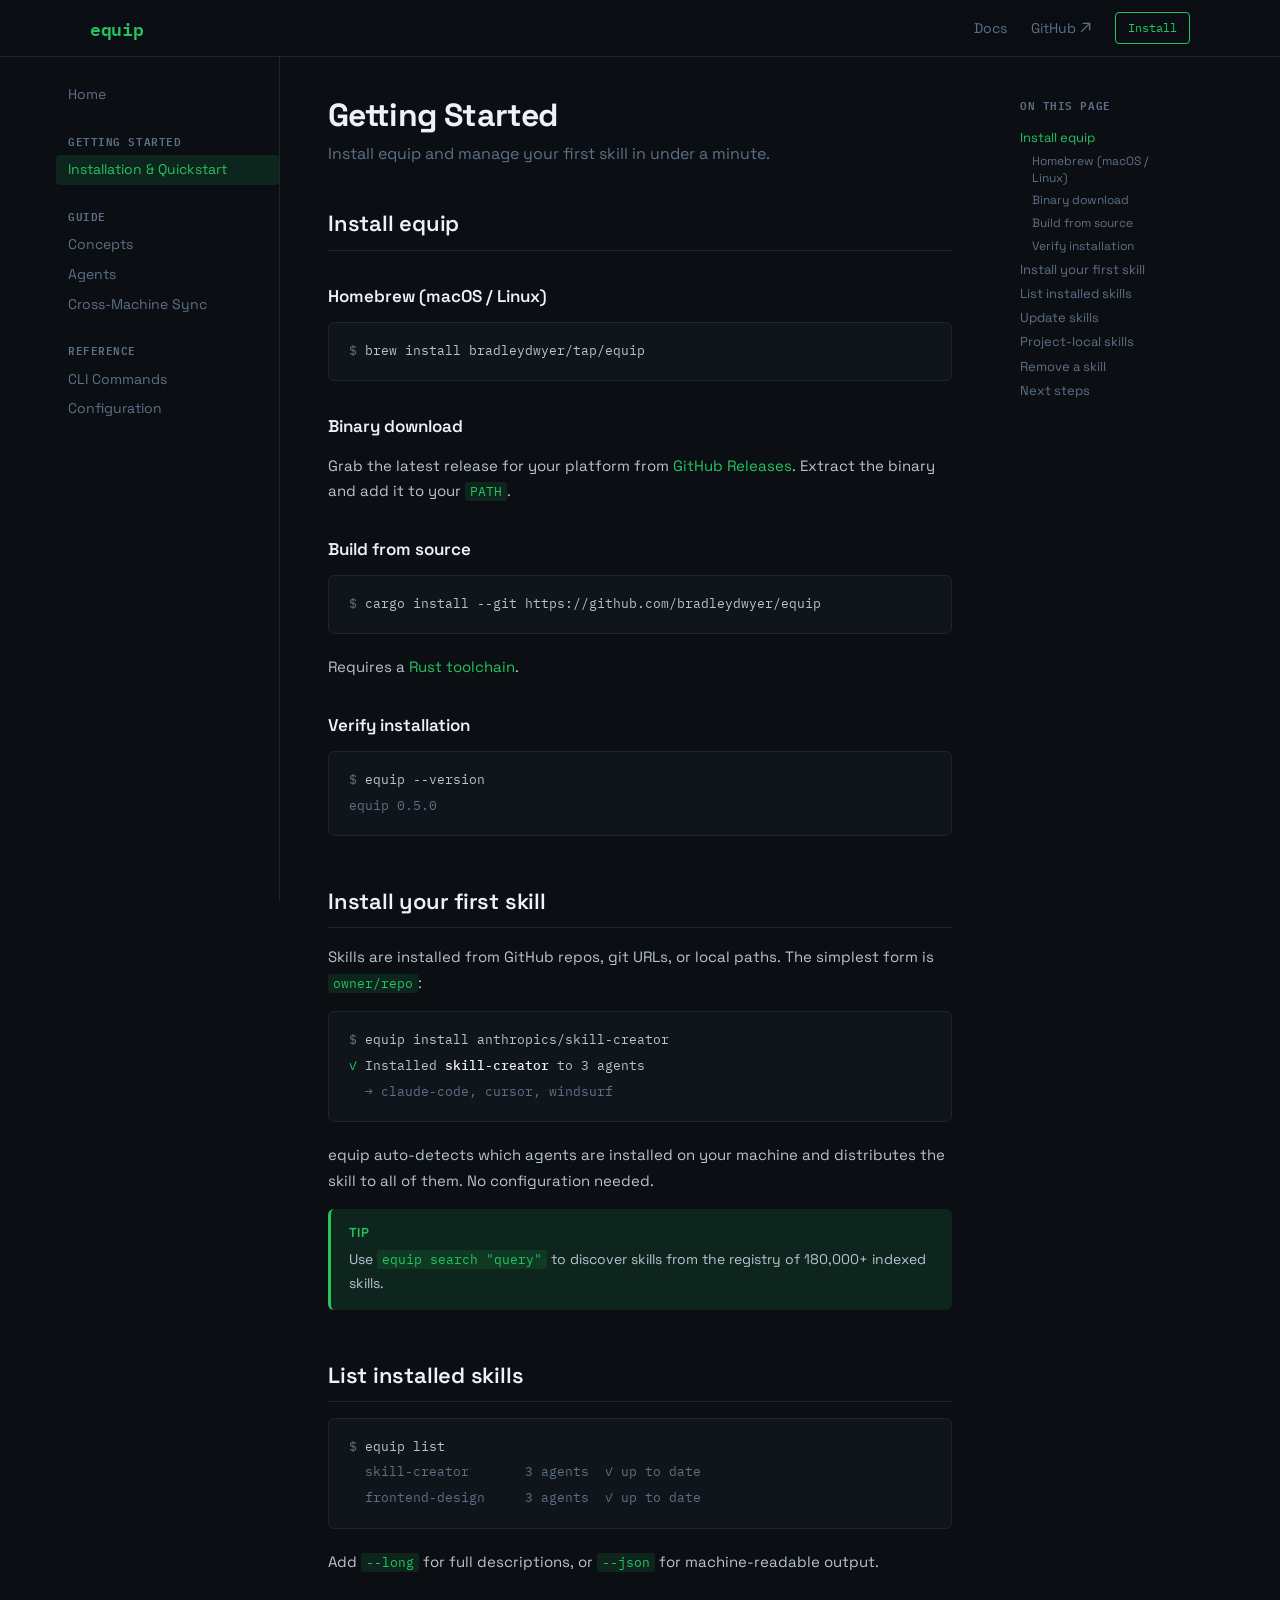
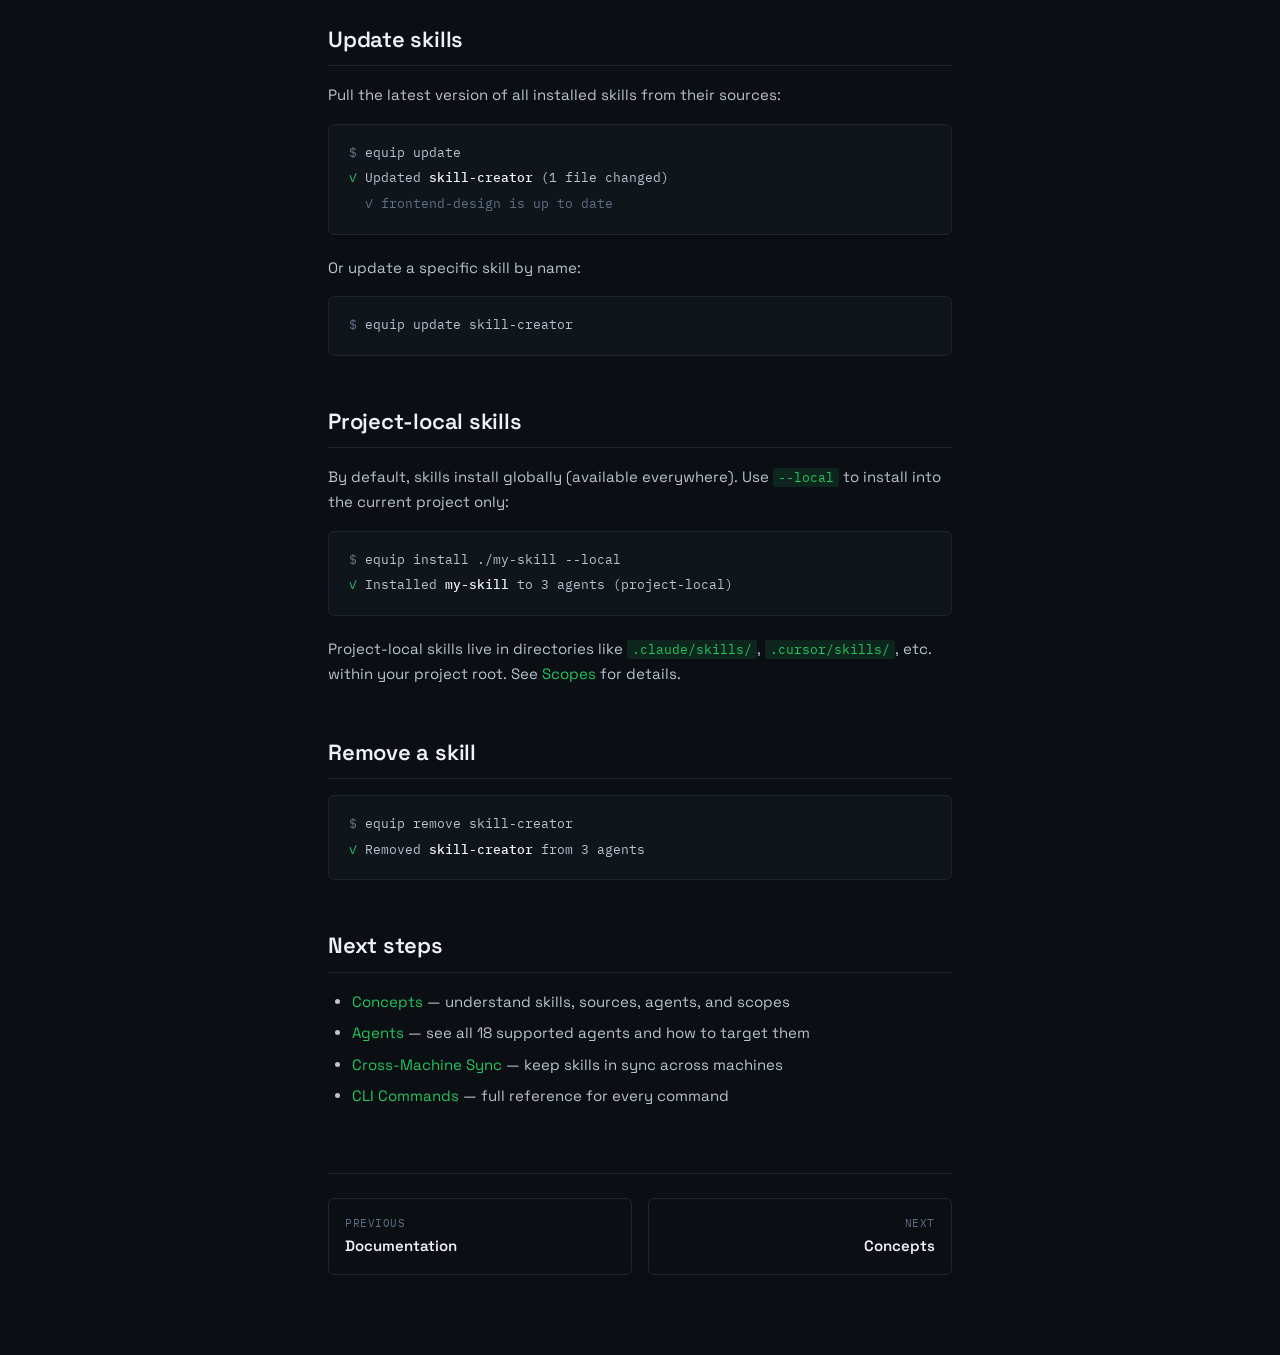
<file: website/docs/getting-started.html>
<!DOCTYPE html>
<html lang="en">
<head>
  <meta charset="UTF-8">
  <meta name="viewport" content="width=device-width, initial-scale=1.0">
  <title>Getting Started — equip docs</title>
  <meta name="description" content="Install equip and set up your first SKILL.md in under a minute.">
  <link rel="preconnect" href="https://fonts.googleapis.com">
  <link rel="preconnect" href="https://fonts.gstatic.com" crossorigin>
  <link href="https://fonts.googleapis.com/css2?family=Space+Grotesk:wght@400;500;600;700&family=IBM+Plex+Mono:wght@400;500;600&display=swap" rel="stylesheet">
  <link rel="stylesheet" href="../style.css">
  <link rel="stylesheet" href="docs.css">
</head>
<body>

  <nav id="nav" class="scrolled">
    <div class="nav-inner">
      <a href="../" class="nav-brand">equip</a>
      <div class="nav-links">
        <a href="./">Docs</a>
        <a href="https://github.com/bradleydwyer/equip" target="_blank" rel="noopener" class="nav-ext">GitHub <svg width="11" height="11" viewBox="0 0 12 12" fill="none"><path d="M3.5 1.5H10.5V8.5" stroke="currentColor" stroke-width="1.5" stroke-linecap="round"/><path d="M10.5 1.5L1.5 10.5" stroke="currentColor" stroke-width="1.5" stroke-linecap="round"/></svg></a>
        <a href="../#install" class="btn-nav">Install</a>
      </div>
      <button class="nav-toggle" aria-label="Menu"><span></span><span></span></button>
    </div>
  </nav>

  <div class="docs-sidebar-overlay"></div>

  <div class="docs-layout">
    <aside class="docs-sidebar" id="sidebar">
      <nav class="docs-nav">
        <a href="./" class="docs-nav-link">Home</a>
        <div class="docs-nav-group">
          <div class="docs-nav-heading">Getting Started</div>
          <a href="getting-started.html" class="docs-nav-link">Installation &amp; Quickstart</a>
        </div>
        <div class="docs-nav-group">
          <div class="docs-nav-heading">Guide</div>
          <a href="concepts.html" class="docs-nav-link">Concepts</a>
          <a href="agents.html" class="docs-nav-link">Agents</a>
          <a href="sync.html" class="docs-nav-link">Cross-Machine Sync</a>
        </div>
        <div class="docs-nav-group">
          <div class="docs-nav-heading">Reference</div>
          <a href="commands.html" class="docs-nav-link">CLI Commands</a>
          <a href="configuration.html" class="docs-nav-link">Configuration</a>
        </div>
      </nav>
    </aside>

    <main class="docs-content">
      <h1>Getting Started</h1>
      <p class="subtitle">Install equip and manage your first skill in under a minute.</p>

      <h2 id="install">Install equip</h2>

      <h3 id="homebrew">Homebrew (macOS / Linux)</h3>
      <pre><code><span class="prompt">$</span> brew install bradleydwyer/tap/equip</code></pre>

      <h3 id="binary">Binary download</h3>
      <p>Grab the latest release for your platform from <a href="https://github.com/bradleydwyer/equip/releases" target="_blank" rel="noopener">GitHub Releases</a>. Extract the binary and add it to your <code>PATH</code>.</p>

      <h3 id="source">Build from source</h3>
      <pre><code><span class="prompt">$</span> cargo install --git https://github.com/bradleydwyer/equip</code></pre>
      <p>Requires a <a href="https://www.rust-lang.org/tools/install" target="_blank" rel="noopener">Rust toolchain</a>.</p>

      <h3 id="verify">Verify installation</h3>
      <pre><code><span class="prompt">$</span> equip --version
<span class="output">equip 0.5.0</span></code></pre>

      <h2 id="first-skill">Install your first skill</h2>

      <p>Skills are installed from GitHub repos, git URLs, or local paths. The simplest form is <code>owner/repo</code>:</p>

      <pre><code><span class="prompt">$</span> equip install anthropics/skill-creator
<span class="success">✓</span> Installed <span class="highlight">skill-creator</span> to 3 agents
<span class="output">  → claude-code, cursor, windsurf</span></code></pre>

      <p>equip auto-detects which agents are installed on your machine and distributes the skill to all of them. No configuration needed.</p>

      <div class="callout callout-tip">
        <div class="callout-title">Tip</div>
        <p>Use <code>equip search "query"</code> to discover skills from the registry of 180,000+ indexed skills.</p>
      </div>

      <h2 id="list-skills">List installed skills</h2>

      <pre><code><span class="prompt">$</span> equip list
<span class="output">  skill-creator       3 agents  ✓ up to date</span>
<span class="output">  frontend-design     3 agents  ✓ up to date</span></code></pre>

      <p>Add <code>--long</code> for full descriptions, or <code>--json</code> for machine-readable output.</p>

      <h2 id="update-skills">Update skills</h2>

      <p>Pull the latest version of all installed skills from their sources:</p>

      <pre><code><span class="prompt">$</span> equip update
<span class="success">✓</span> Updated <span class="highlight">skill-creator</span> (1 file changed)
<span class="output">  ✓ frontend-design is up to date</span></code></pre>

      <p>Or update a specific skill by name:</p>

      <pre><code><span class="prompt">$</span> equip update skill-creator</code></pre>

      <h2 id="project-local">Project-local skills</h2>

      <p>By default, skills install globally (available everywhere). Use <code>--local</code> to install into the current project only:</p>

      <pre><code><span class="prompt">$</span> equip install ./my-skill --local
<span class="success">✓</span> Installed <span class="highlight">my-skill</span> to 3 agents (project-local)</code></pre>

      <p>Project-local skills live in directories like <code>.claude/skills/</code>, <code>.cursor/skills/</code>, etc. within your project root. See <a href="concepts.html#scopes">Scopes</a> for details.</p>

      <h2 id="remove-skills">Remove a skill</h2>

      <pre><code><span class="prompt">$</span> equip remove skill-creator
<span class="success">✓</span> Removed <span class="highlight">skill-creator</span> from 3 agents</code></pre>

      <h2 id="next-steps">Next steps</h2>

      <ul>
        <li><a href="concepts.html">Concepts</a> — understand skills, sources, agents, and scopes</li>
        <li><a href="agents.html">Agents</a> — see all 18 supported agents and how to target them</li>
        <li><a href="sync.html">Cross-Machine Sync</a> — keep skills in sync across machines</li>
        <li><a href="commands.html">CLI Commands</a> — full reference for every command</li>
      </ul>

      <div class="docs-pager">
        <a href="./">
          <div class="pager-dir">Previous</div>
          <div class="pager-title">Documentation</div>
        </a>
        <a href="concepts.html" class="pager-next">
          <div class="pager-dir">Next</div>
          <div class="pager-title">Concepts</div>
        </a>
      </div>
    </main>

    <aside class="docs-toc" id="toc"></aside>
  </div>

  <script src="docs.js"></script>
</body>
</html>
</file>
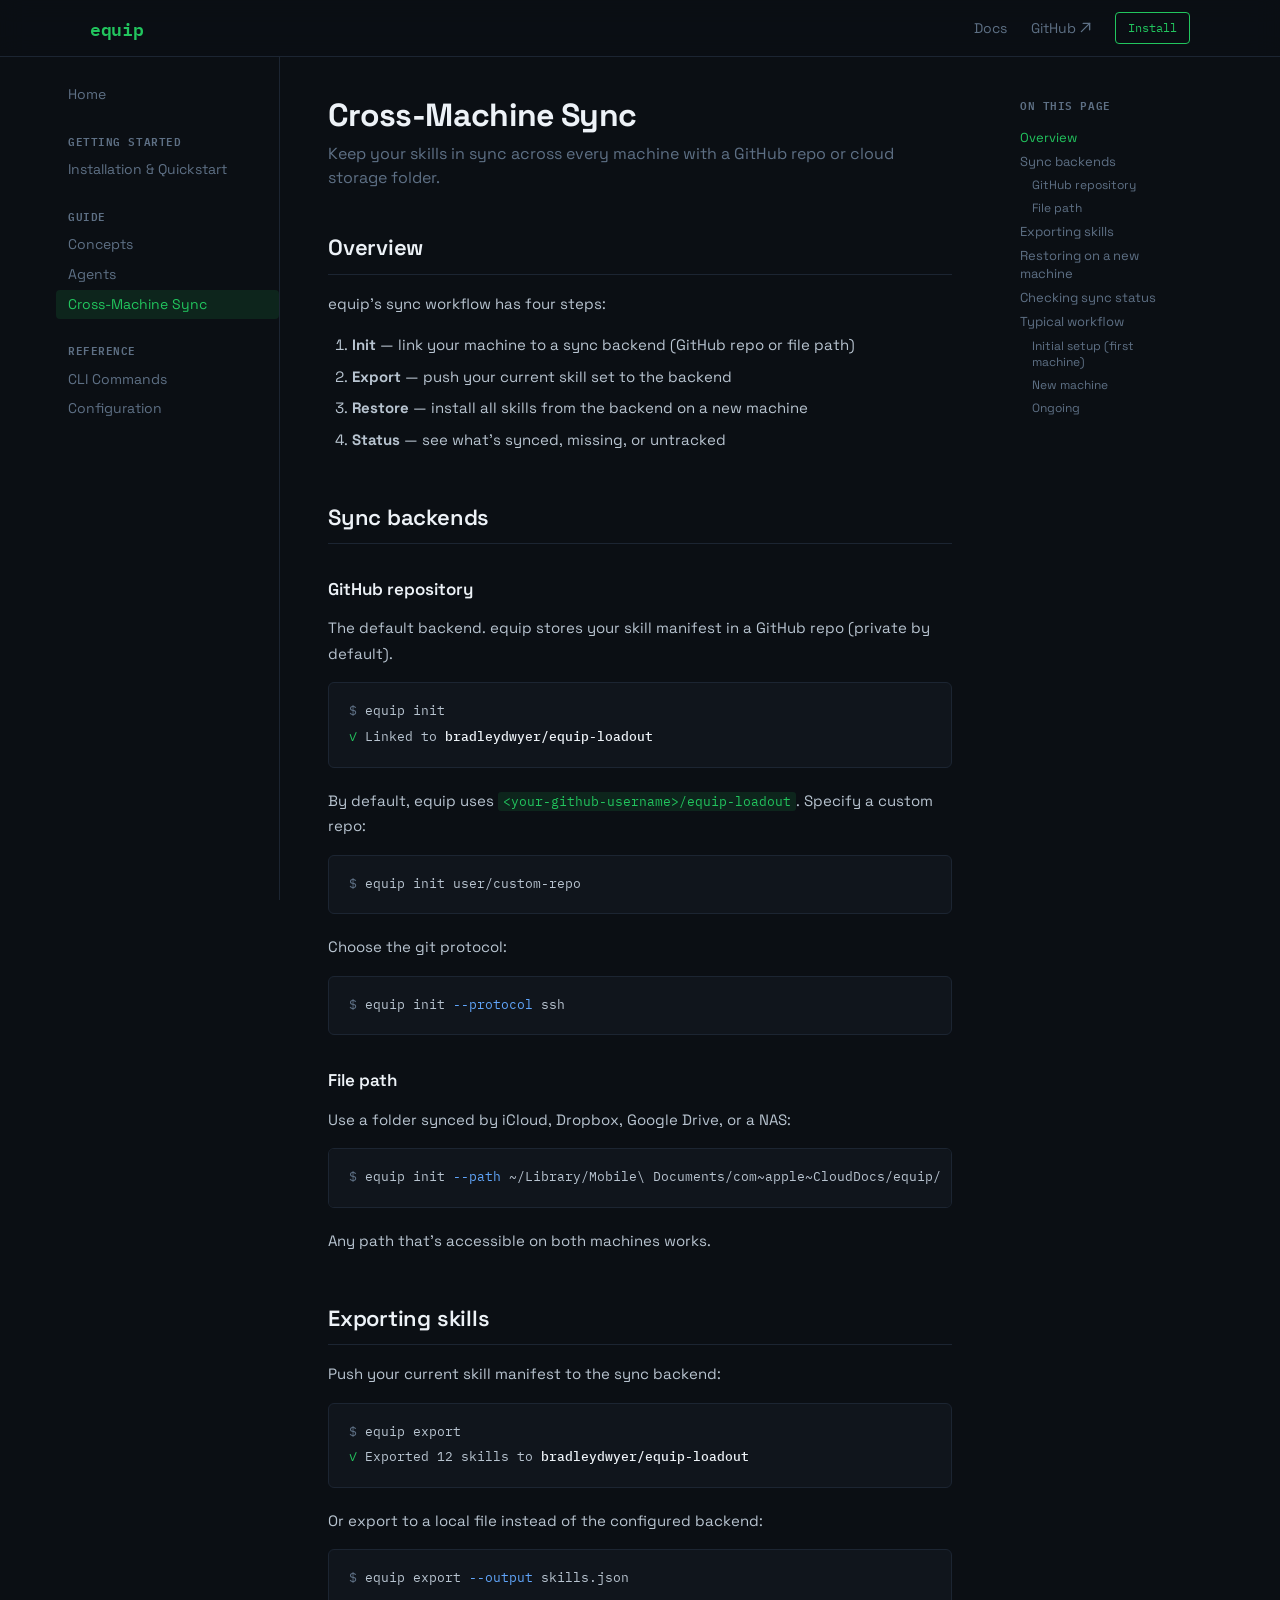
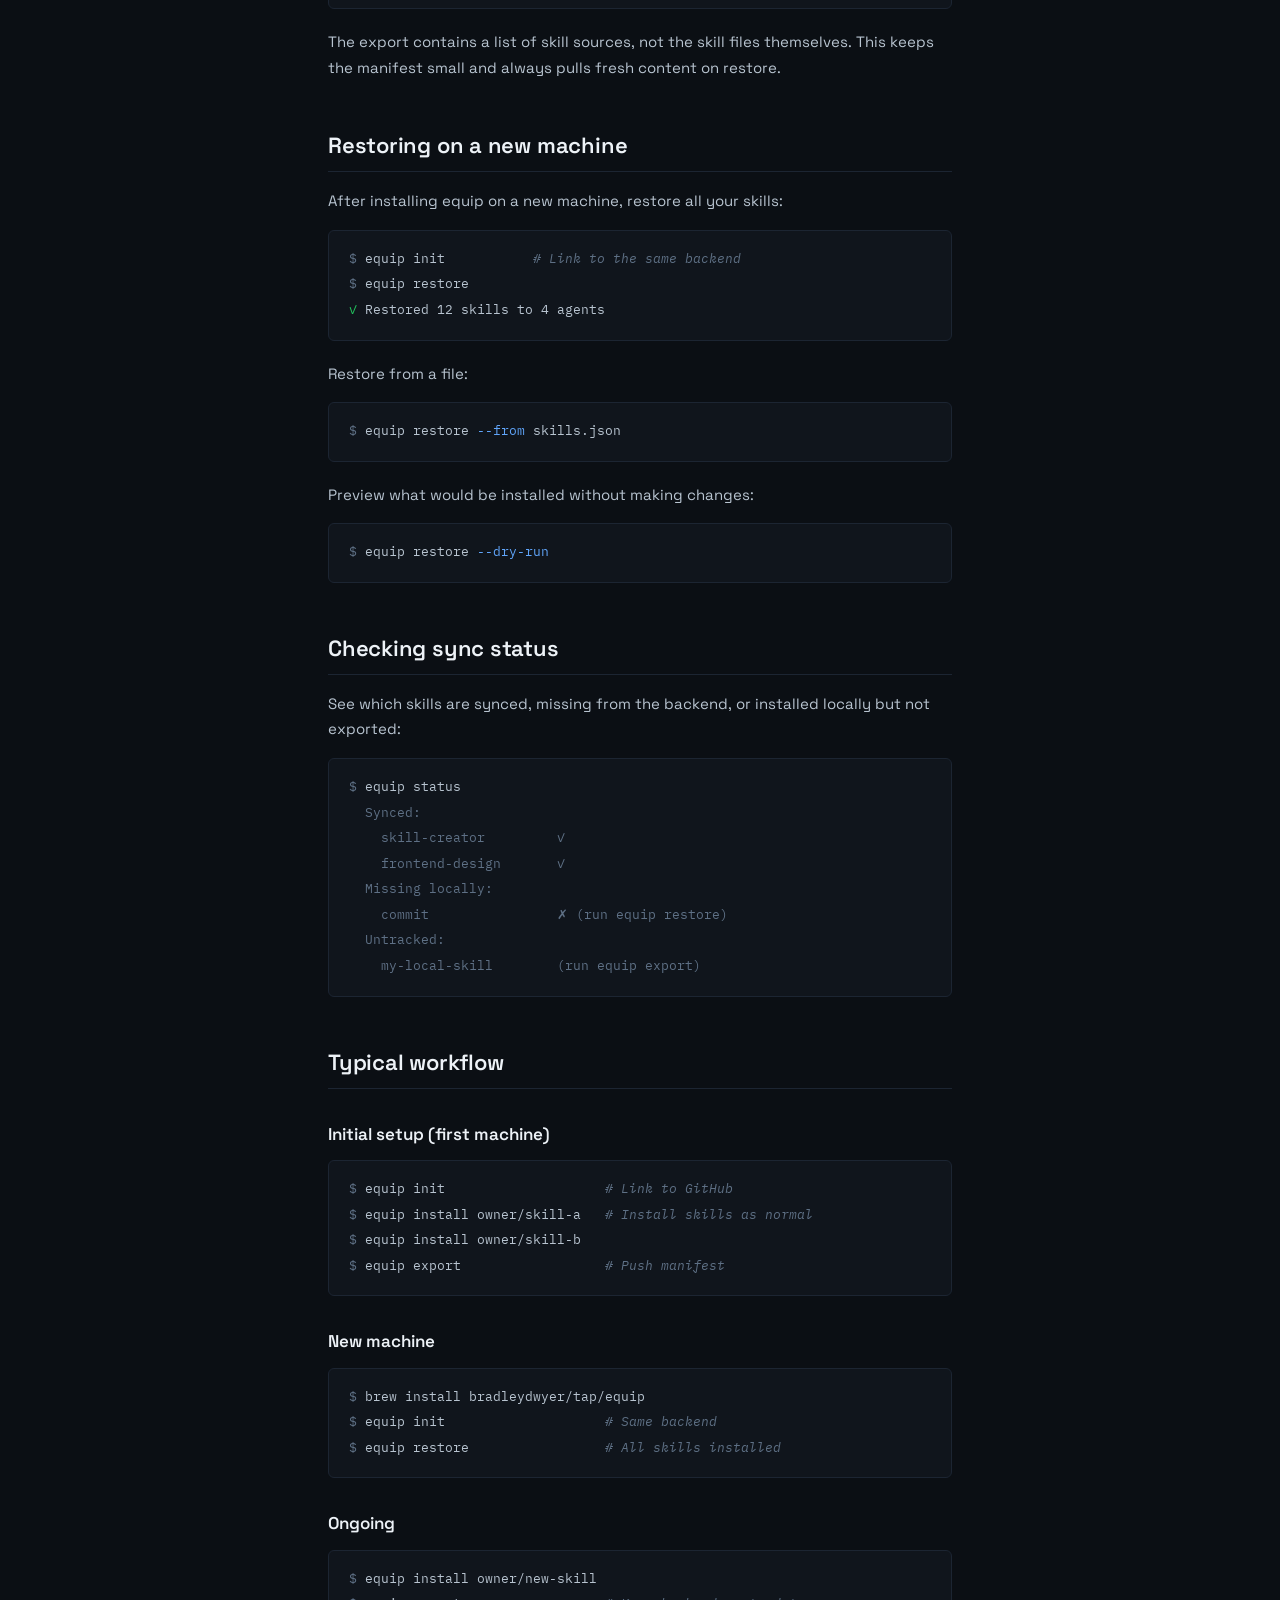
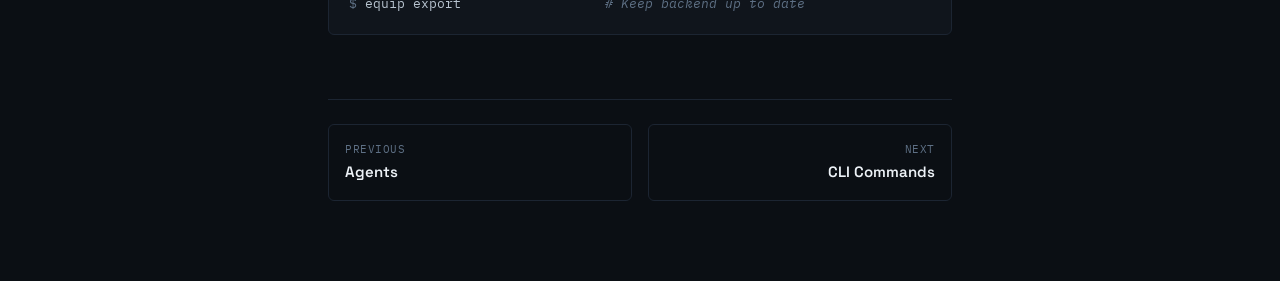
<file: website/docs/sync.html>
<!DOCTYPE html>
<html lang="en">
<head>
  <meta charset="UTF-8">
  <meta name="viewport" content="width=device-width, initial-scale=1.0">
  <title>Cross-Machine Sync — equip docs</title>
  <meta name="description" content="Sync your equip skills across machines using GitHub or cloud storage.">
  <link rel="preconnect" href="https://fonts.googleapis.com">
  <link rel="preconnect" href="https://fonts.gstatic.com" crossorigin>
  <link href="https://fonts.googleapis.com/css2?family=Space+Grotesk:wght@400;500;600;700&family=IBM+Plex+Mono:wght@400;500;600&display=swap" rel="stylesheet">
  <link rel="stylesheet" href="../style.css">
  <link rel="stylesheet" href="docs.css">
</head>
<body>

  <nav id="nav" class="scrolled">
    <div class="nav-inner">
      <a href="../" class="nav-brand">equip</a>
      <div class="nav-links">
        <a href="./">Docs</a>
        <a href="https://github.com/bradleydwyer/equip" target="_blank" rel="noopener" class="nav-ext">GitHub <svg width="11" height="11" viewBox="0 0 12 12" fill="none"><path d="M3.5 1.5H10.5V8.5" stroke="currentColor" stroke-width="1.5" stroke-linecap="round"/><path d="M10.5 1.5L1.5 10.5" stroke="currentColor" stroke-width="1.5" stroke-linecap="round"/></svg></a>
        <a href="../#install" class="btn-nav">Install</a>
      </div>
      <button class="nav-toggle" aria-label="Menu"><span></span><span></span></button>
    </div>
  </nav>

  <div class="docs-sidebar-overlay"></div>

  <div class="docs-layout">
    <aside class="docs-sidebar" id="sidebar">
      <nav class="docs-nav">
        <a href="./" class="docs-nav-link">Home</a>
        <div class="docs-nav-group">
          <div class="docs-nav-heading">Getting Started</div>
          <a href="getting-started.html" class="docs-nav-link">Installation &amp; Quickstart</a>
        </div>
        <div class="docs-nav-group">
          <div class="docs-nav-heading">Guide</div>
          <a href="concepts.html" class="docs-nav-link">Concepts</a>
          <a href="agents.html" class="docs-nav-link">Agents</a>
          <a href="sync.html" class="docs-nav-link">Cross-Machine Sync</a>
        </div>
        <div class="docs-nav-group">
          <div class="docs-nav-heading">Reference</div>
          <a href="commands.html" class="docs-nav-link">CLI Commands</a>
          <a href="configuration.html" class="docs-nav-link">Configuration</a>
        </div>
      </nav>
    </aside>

    <main class="docs-content">
      <h1>Cross-Machine Sync</h1>
      <p class="subtitle">Keep your skills in sync across every machine with a GitHub repo or cloud storage folder.</p>

      <h2 id="overview">Overview</h2>

      <p>equip's sync workflow has four steps:</p>

      <ol>
        <li><strong>Init</strong> — link your machine to a sync backend (GitHub repo or file path)</li>
        <li><strong>Export</strong> — push your current skill set to the backend</li>
        <li><strong>Restore</strong> — install all skills from the backend on a new machine</li>
        <li><strong>Status</strong> — see what's synced, missing, or untracked</li>
      </ol>

      <h2 id="backends">Sync backends</h2>

      <h3 id="github-backend">GitHub repository</h3>

      <p>The default backend. equip stores your skill manifest in a GitHub repo (private by default).</p>

      <pre><code><span class="prompt">$</span> equip init
<span class="success">✓</span> Linked to <span class="highlight">bradleydwyer/equip-loadout</span></code></pre>

      <p>By default, equip uses <code>&lt;your-github-username&gt;/equip-loadout</code>. Specify a custom repo:</p>

      <pre><code><span class="prompt">$</span> equip init user/custom-repo</code></pre>

      <p>Choose the git protocol:</p>

      <pre><code><span class="prompt">$</span> equip init <span class="flag">--protocol</span> ssh</code></pre>

      <h3 id="file-backend">File path</h3>

      <p>Use a folder synced by iCloud, Dropbox, Google Drive, or a NAS:</p>

      <pre><code><span class="prompt">$</span> equip init <span class="flag">--path</span> ~/Library/Mobile\ Documents/com~apple~CloudDocs/equip/</code></pre>

      <p>Any path that's accessible on both machines works.</p>

      <h2 id="export">Exporting skills</h2>

      <p>Push your current skill manifest to the sync backend:</p>

      <pre><code><span class="prompt">$</span> equip export
<span class="success">✓</span> Exported 12 skills to <span class="highlight">bradleydwyer/equip-loadout</span></code></pre>

      <p>Or export to a local file instead of the configured backend:</p>

      <pre><code><span class="prompt">$</span> equip export <span class="flag">--output</span> skills.json</code></pre>

      <p>The export contains a list of skill sources, not the skill files themselves. This keeps the manifest small and always pulls fresh content on restore.</p>

      <h2 id="restore">Restoring on a new machine</h2>

      <p>After installing equip on a new machine, restore all your skills:</p>

      <pre><code><span class="prompt">$</span> equip init           <span class="comment"># Link to the same backend</span>
<span class="prompt">$</span> equip restore
<span class="success">✓</span> Restored 12 skills to 4 agents</code></pre>

      <p>Restore from a file:</p>

      <pre><code><span class="prompt">$</span> equip restore <span class="flag">--from</span> skills.json</code></pre>

      <p>Preview what would be installed without making changes:</p>

      <pre><code><span class="prompt">$</span> equip restore <span class="flag">--dry-run</span></code></pre>

      <h2 id="status">Checking sync status</h2>

      <p>See which skills are synced, missing from the backend, or installed locally but not exported:</p>

      <pre><code><span class="prompt">$</span> equip status
<span class="output">  Synced:</span>
<span class="output">    skill-creator         ✓</span>
<span class="output">    frontend-design       ✓</span>
<span class="output">  Missing locally:</span>
<span class="output">    commit                ✗ (run equip restore)</span>
<span class="output">  Untracked:</span>
<span class="output">    my-local-skill        (run equip export)</span></code></pre>

      <h2 id="typical-workflow">Typical workflow</h2>

      <h3 id="initial-setup">Initial setup (first machine)</h3>

      <pre><code><span class="prompt">$</span> equip init                    <span class="comment"># Link to GitHub</span>
<span class="prompt">$</span> equip install owner/skill-a   <span class="comment"># Install skills as normal</span>
<span class="prompt">$</span> equip install owner/skill-b
<span class="prompt">$</span> equip export                  <span class="comment"># Push manifest</span></code></pre>

      <h3 id="new-machine">New machine</h3>

      <pre><code><span class="prompt">$</span> brew install bradleydwyer/tap/equip
<span class="prompt">$</span> equip init                    <span class="comment"># Same backend</span>
<span class="prompt">$</span> equip restore                 <span class="comment"># All skills installed</span></code></pre>

      <h3 id="ongoing">Ongoing</h3>

      <pre><code><span class="prompt">$</span> equip install owner/new-skill
<span class="prompt">$</span> equip export                  <span class="comment"># Keep backend up to date</span></code></pre>

      <div class="docs-pager">
        <a href="agents.html">
          <div class="pager-dir">Previous</div>
          <div class="pager-title">Agents</div>
        </a>
        <a href="commands.html" class="pager-next">
          <div class="pager-dir">Next</div>
          <div class="pager-title">CLI Commands</div>
        </a>
      </div>
    </main>

    <aside class="docs-toc" id="toc"></aside>
  </div>

  <script src="docs.js"></script>
</body>
</html>
</file>
<file: website/style.css>
/* === equip — Clean utility aesthetic === */

:root {
  --bg: #0B0F14;
  --bg-raised: #10151C;
  --bg-card: #131920;
  --border: #1C2532;
  --border-hi: #273344;
  --text: #B8C4D0;
  --text-dim: #5E7085;
  --text-bright: #EDF2F7;
  --accent: #22C55E;
  --accent-dim: rgba(34, 197, 94, 0.12);
  --accent-glow: rgba(34, 197, 94, 0.15);
  --blue: #60A5FA;
  --mono: 'IBM Plex Mono', 'SF Mono', monospace;
  --sans: 'Space Grotesk', system-ui, -apple-system, sans-serif;
  --max-w: 1100px;
}

*, *::before, *::after { box-sizing: border-box; margin: 0; padding: 0; }
html { scroll-behavior: smooth; -webkit-font-smoothing: antialiased; }

body {
  background: var(--bg);
  color: var(--text);
  font-family: var(--sans);
  font-size: 16px;
  line-height: 1.6;
  overflow-x: hidden;
}

/* Nav */
#nav {
  position: fixed; top: 0; left: 0; right: 0; z-index: 100;
  padding: 0 24px;
  transition: background 0.3s, backdrop-filter 0.3s;
}
#nav.scrolled {
  background: rgba(11, 15, 20, 0.9);
  backdrop-filter: blur(12px);
  border-bottom: 1px solid var(--border);
}
.nav-inner {
  max-width: var(--max-w); margin: 0 auto;
  display: flex; align-items: center; justify-content: space-between; height: 56px;
}
.nav-brand {
  font-family: var(--mono); font-weight: 600; font-size: 18px;
  color: var(--accent); text-decoration: none; letter-spacing: -0.02em;
}
.nav-links { display: flex; align-items: center; gap: 24px; }
.nav-links a {
  font-size: 14px; color: var(--text-dim); text-decoration: none; transition: color 0.2s;
}
.nav-links a:hover { color: var(--text-bright); }
.nav-ext { display: flex; align-items: center; gap: 4px; }
.btn-nav {
  font-family: var(--mono); font-size: 12px !important;
  padding: 5px 12px; border: 1px solid var(--accent); border-radius: 4px;
  color: var(--accent) !important; transition: all 0.2s !important;
}
.btn-nav:hover { background: var(--accent); color: var(--bg) !important; }
.nav-toggle {
  display: none; background: none; border: none; cursor: pointer;
  flex-direction: column; gap: 5px; padding: 4px;
}
.nav-toggle span { display: block; width: 20px; height: 2px; background: var(--text); }

/* Buttons */
.btn {
  display: inline-flex; align-items: center; gap: 8px;
  padding: 10px 20px; font-family: var(--mono); font-size: 14px; font-weight: 500;
  text-decoration: none; border-radius: 6px; transition: all 0.2s; cursor: pointer;
}
.btn-primary {
  background: var(--accent); color: #0B0F14; border: 1px solid var(--accent);
  box-shadow: 0 0 20px var(--accent-glow);
}
.btn-primary:hover { background: #16A34A; box-shadow: 0 0 30px rgba(34,197,94,0.25); transform: translateY(-1px); }
.btn-ghost {
  background: transparent; color: var(--text); border: 1px solid var(--border-hi);
}
.btn-ghost:hover { border-color: var(--text-dim); color: var(--text-bright); }
.btn-sm { padding: 6px 14px; font-size: 13px; }

/* Hero */
.hero {
  min-height: 100vh; display: flex; align-items: center;
  padding: 80px 24px 60px;
}
.hero-inner {
  max-width: var(--max-w); margin: 0 auto; width: 100%;
  text-align: center;
}
.hero-badge {
  font-family: var(--mono); font-size: 12px; color: var(--text-dim);
  border: 1px solid var(--border); border-radius: 20px;
  padding: 4px 14px; display: inline-block; margin-bottom: 28px;
}
.hero h1 {
  font-size: clamp(36px, 5.5vw, 60px); font-weight: 700;
  color: var(--text-bright); line-height: 1.1; letter-spacing: -0.03em;
  margin-bottom: 18px;
}
.hero-sub {
  font-size: 17px; color: var(--text-dim); max-width: 540px;
  margin: 0 auto 32px; line-height: 1.6;
}
.hero-ctas { display: flex; gap: 12px; justify-content: center; margin-bottom: 48px; }

.hero-terminal { max-width: 620px; margin: 0 auto; }

/* Terminal */
.term {
  background: var(--bg-raised); border: 1px solid var(--border);
  border-radius: 8px; overflow: hidden;
  box-shadow: 0 8px 40px rgba(0,0,0,0.35);
}
.term-bar {
  display: flex; align-items: center; gap: 10px;
  padding: 10px 14px; background: rgba(255,255,255,0.02); border-bottom: 1px solid var(--border);
}
.dot { width: 10px; height: 10px; border-radius: 50%; }
.dot.r { background: #FF5F57; } .dot.y { background: #FEBC2E; } .dot.g { background: #28C840; }
.term-title { font-family: var(--mono); font-size: 11px; color: var(--text-dim); }
.term-body {
  padding: 16px 18px; font-family: var(--mono); font-size: 13px; line-height: 1.75;
  text-align: left;
}
.term-body pre { margin: 0; text-align: left; }
.term-body code { font-family: var(--mono); font-size: 13px; }

.tl { opacity: 0; transform: translateY(3px); transition: opacity 0.3s, transform 0.3s; white-space: nowrap; }
.tl.vis { opacity: 1; transform: translateY(0); }

.tp { color: var(--text-dim); margin-right: 6px; }
.to { color: var(--blue); margin-right: 4px; }
.ts { color: var(--accent); margin-right: 4px; }
.tw { color: var(--text-bright); font-weight: 500; }
.td { color: var(--text-dim); }

/* Sections */
.section-inner { max-width: var(--max-w); margin: 0 auto; padding: 0 24px; }
h2 {
  font-size: clamp(26px, 3.5vw, 36px); font-weight: 700;
  color: var(--text-bright); text-align: center; margin-bottom: 12px;
  letter-spacing: -0.02em;
}
.section-sub {
  font-size: 15px; color: var(--text-dim); text-align: center;
  max-width: 500px; margin: 0 auto 44px;
}
.section-sub code {
  font-family: var(--mono); font-size: 13px; color: var(--accent);
  background: var(--accent-dim); padding: 2px 6px; border-radius: 3px;
}

/* Agents */
.agents-section { padding: 100px 0; }
.agent-grid {
  display: flex; flex-wrap: wrap; gap: 10px;
  justify-content: center; max-width: 700px; margin: 0 auto;
}
.agent-chip {
  font-family: var(--mono); font-size: 13px; color: var(--text);
  background: var(--bg-card); border: 1px solid var(--border);
  padding: 7px 14px; border-radius: 6px;
  transition: border-color 0.2s;
}
.agent-chip:hover { border-color: var(--accent); }
.agent-count {
  font-family: var(--mono); font-size: 13px; color: var(--text-dim);
  text-align: center; margin-top: 20px;
}

/* Features */
.features {
  padding: 100px 0;
  background: linear-gradient(180deg, var(--bg) 0%, rgba(16,21,28,0.5) 100%);
}
.features-grid { display: grid; grid-template-columns: repeat(3, 1fr); gap: 16px; }
.feature {
  background: var(--bg-card); border: 1px solid var(--border); border-radius: 8px;
  padding: 24px; transition: border-color 0.3s;
}
.feature:hover { border-color: var(--border-hi); }
.fi { color: var(--accent); margin-bottom: 14px; }
.feature h3 { font-size: 16px; font-weight: 600; color: var(--text-bright); margin-bottom: 8px; }
.feature p { font-size: 14px; color: var(--text-dim); line-height: 1.55; margin-bottom: 14px; }
.feature code {
  font-family: var(--mono); font-size: 12px; color: var(--text-dim);
  background: var(--bg); border: 1px solid var(--border); border-radius: 3px;
  padding: 4px 10px; display: inline-block;
}

/* Registry */
.registry { padding: 100px 0; }
.registry-demo { max-width: 620px; margin: 0 auto; }

/* How */
.how {
  padding: 100px 0;
  background: linear-gradient(180deg, var(--bg) 0%, rgba(16,21,28,0.5) 100%);
}
.steps { display: flex; align-items: flex-start; justify-content: center; }
.step { flex: 1; max-width: 300px; text-align: center; padding: 0 20px; }
.step-n {
  font-family: var(--mono); font-size: 32px; font-weight: 700;
  color: var(--accent); opacity: 0.4; margin-bottom: 14px;
}
.step h3 { font-size: 18px; font-weight: 600; color: var(--text-bright); margin-bottom: 8px; }
.step p { font-size: 14px; color: var(--text-dim); margin-bottom: 14px; line-height: 1.55; }
.step code {
  font-family: var(--mono); font-size: 12px; color: var(--text-dim);
  background: var(--bg-card); border: 1px solid var(--border); border-radius: 3px;
  padding: 6px 12px; display: inline-block;
}
.step-line { width: 48px; height: 1px; background: var(--border-hi); margin-top: 22px; flex-shrink: 0; }

/* Install */
.install-section { padding: 100px 0; }
.install-options { display: grid; grid-template-columns: repeat(3, 1fr); gap: 16px; }
.install-card {
  background: var(--bg-card); border: 1px solid var(--border); border-radius: 8px; padding: 24px;
}
.install-card h3 { font-size: 15px; font-weight: 600; color: var(--text-bright); margin-bottom: 14px; }
.install-code {
  display: flex; align-items: center; gap: 8px;
  background: var(--bg); border: 1px solid var(--border); border-radius: 4px; padding: 8px 12px;
}
.install-code code { font-family: var(--mono); font-size: 12px; color: var(--text); flex: 1; }
.install-desc { font-size: 14px; color: var(--text-dim); margin-bottom: 14px; }
.copy-btn {
  font-family: var(--mono); font-size: 11px; color: var(--text-dim);
  background: rgba(255,255,255,0.04); border: 1px solid var(--border);
  border-radius: 3px; padding: 2px 8px; cursor: pointer; transition: all 0.2s; flex-shrink: 0;
}
.copy-btn:hover { color: var(--text); border-color: var(--border-hi); }

/* CLI Ref */
.cli-ref { padding: 100px 0; background: linear-gradient(180deg, var(--bg) 0%, rgba(16,21,28,0.5) 100%); }
.cmd-grid { display: grid; grid-template-columns: repeat(2, 1fr); gap: 8px; }
.cmd {
  display: flex; align-items: baseline; gap: 16px; padding: 10px 16px;
  border-radius: 4px; transition: background 0.2s;
}
.cmd:hover { background: rgba(255,255,255,0.02); }
.cmd code {
  font-family: var(--mono); font-size: 13px; color: var(--accent);
  white-space: nowrap; min-width: 240px;
}
.cmd span { font-size: 13px; color: var(--text-dim); }

/* Footer */
footer { border-top: 1px solid var(--border); padding: 20px 24px; }
.footer-inner {
  max-width: var(--max-w); margin: 0 auto;
  display: flex; align-items: center; justify-content: space-between;
}
.footer-brand { font-family: var(--mono); font-weight: 600; font-size: 14px; color: var(--accent); }
.footer-mid, .footer-right { font-size: 13px; color: var(--text-dim); }

/* Reveal */
.reveal { opacity: 0; transform: translateY(14px); transition: opacity 0.5s, transform 0.5s; }
.reveal.visible { opacity: 1; transform: translateY(0); }

/* Responsive */
@media (max-width: 1024px) {
  .features-grid { grid-template-columns: repeat(2, 1fr); }
  .install-options { grid-template-columns: 1fr; }
  .cmd-grid { grid-template-columns: 1fr; }
  .steps { flex-direction: column; align-items: center; }
  .step-line { width: 1px; height: 32px; margin: 0; }
}
@media (max-width: 768px) {
  .hero { padding: 80px 24px 40px; min-height: auto; }
  .nav-links { display: none; }
  .nav-toggle { display: flex; }
  .nav-links.open {
    display: flex; flex-direction: column; position: absolute;
    top: 56px; left: 0; right: 0; background: rgba(11,15,20,0.97);
    backdrop-filter: blur(12px); padding: 16px 24px; border-bottom: 1px solid var(--border); gap: 14px;
  }
  .features-grid { grid-template-columns: 1fr; }
  .hero-ctas { flex-direction: column; align-items: center; }
  .cmd code { min-width: auto; }
  .footer-inner { flex-direction: column; gap: 6px; text-align: center; }
}
</file>
<file: website/docs/docs.css>
/* === equip docs — Three-column layout === */

/* Layout */
.docs-layout {
  display: flex;
  max-width: 1200px;
  margin: 56px auto 0;
  min-height: calc(100vh - 56px);
}

/* Sidebar */
.docs-sidebar {
  width: 240px;
  flex-shrink: 0;
  position: sticky;
  top: 56px;
  height: calc(100vh - 56px);
  overflow-y: auto;
  border-right: 1px solid var(--border);
  padding: 24px 0 24px 16px;
  scrollbar-width: thin;
  scrollbar-color: var(--border) transparent;
}

.docs-nav { display: flex; flex-direction: column; gap: 2px; }

.docs-nav-group { margin-top: 16px; }
.docs-nav-group:first-child { margin-top: 0; }

.docs-nav-heading {
  font-family: var(--mono);
  font-size: 11px;
  font-weight: 600;
  color: var(--text-dim);
  text-transform: uppercase;
  letter-spacing: 0.05em;
  padding: 4px 12px;
  margin-bottom: 2px;
}

.docs-nav-link {
  display: block;
  font-size: 14px;
  color: var(--text-dim);
  text-decoration: none;
  padding: 5px 12px;
  border-radius: 4px;
  transition: color 0.15s, background 0.15s;
  line-height: 1.4;
}
.docs-nav-link:hover {
  color: var(--text);
  background: rgba(255,255,255,0.03);
}
.docs-nav-link.active {
  color: var(--accent);
  background: var(--accent-dim);
}

/* Content */
.docs-content {
  flex: 1;
  max-width: 720px;
  padding: 40px 48px 80px;
  min-width: 0;
}

.docs-content h1 {
  font-size: 32px;
  font-weight: 700;
  color: var(--text-bright);
  letter-spacing: -0.02em;
  margin-bottom: 8px;
  line-height: 1.2;
  text-align: left;
}
.docs-content .subtitle {
  font-size: 16px;
  color: var(--text-dim);
  margin-bottom: 40px;
  line-height: 1.5;
}

.docs-content h2 {
  font-size: 22px;
  font-weight: 600;
  color: var(--text-bright);
  margin: 48px 0 16px;
  padding-bottom: 8px;
  border-bottom: 1px solid var(--border);
  letter-spacing: -0.01em;
  text-align: left;
}
.docs-content h2:first-of-type { margin-top: 0; }

.docs-content h3 {
  font-size: 17px;
  font-weight: 600;
  color: var(--text-bright);
  margin: 32px 0 12px;
}

.docs-content p {
  font-size: 15px;
  color: var(--text);
  line-height: 1.7;
  margin-bottom: 16px;
}

.docs-content a {
  color: var(--accent);
  text-decoration: none;
  transition: color 0.15s;
}
.docs-content a:hover { color: #16A34A; text-decoration: underline; }

.docs-content ul, .docs-content ol {
  padding-left: 24px;
  margin-bottom: 16px;
}
.docs-content li {
  font-size: 15px;
  color: var(--text);
  line-height: 1.7;
  margin-bottom: 6px;
}
.docs-content li code {
  font-family: var(--mono);
  font-size: 13px;
  color: var(--accent);
  background: var(--accent-dim);
  padding: 1px 5px;
  border-radius: 3px;
}

/* Inline code */
.docs-content p code, .docs-content td code {
  font-family: var(--mono);
  font-size: 13px;
  color: var(--accent);
  background: var(--accent-dim);
  padding: 1px 5px;
  border-radius: 3px;
}

/* Code blocks */
.docs-content pre {
  background: var(--bg-raised);
  border: 1px solid var(--border);
  border-radius: 6px;
  padding: 16px 20px;
  margin-bottom: 20px;
  overflow-x: auto;
  scrollbar-width: thin;
  scrollbar-color: var(--border) transparent;
}
.docs-content pre code {
  font-family: var(--mono);
  font-size: 13px;
  color: var(--text);
  background: none;
  padding: 0;
  line-height: 1.7;
}
.docs-content pre .prompt { color: var(--text-dim); }
.docs-content pre .output { color: var(--text-dim); }
.docs-content pre .success { color: var(--accent); }
.docs-content pre .highlight { color: var(--text-bright); font-weight: 500; }
.docs-content pre .flag { color: var(--blue); }
.docs-content pre .comment { color: var(--text-dim); font-style: italic; }

/* Tables */
.docs-content table {
  width: 100%;
  border-collapse: collapse;
  margin-bottom: 20px;
  font-size: 14px;
}
.docs-content th {
  text-align: left;
  font-weight: 600;
  color: var(--text-bright);
  padding: 10px 12px;
  border-bottom: 2px solid var(--border-hi);
  font-size: 13px;
}
.docs-content td {
  padding: 8px 12px;
  border-bottom: 1px solid var(--border);
  color: var(--text);
  vertical-align: top;
}
.docs-content tr:hover td { background: rgba(255,255,255,0.015); }

/* Callouts */
.callout {
  border-radius: 6px;
  padding: 14px 18px;
  margin-bottom: 20px;
  font-size: 14px;
  line-height: 1.6;
}
.callout p { margin-bottom: 0; font-size: 14px; }
.callout-title {
  font-weight: 600;
  font-size: 13px;
  text-transform: uppercase;
  letter-spacing: 0.03em;
  margin-bottom: 4px;
}

.callout-info {
  background: rgba(96, 165, 250, 0.08);
  border-left: 3px solid var(--blue);
}
.callout-info .callout-title { color: var(--blue); }

.callout-tip {
  background: var(--accent-dim);
  border-left: 3px solid var(--accent);
}
.callout-tip .callout-title { color: var(--accent); }

.callout-warn {
  background: rgba(251, 191, 36, 0.08);
  border-left: 3px solid #FBBF24;
}
.callout-warn .callout-title { color: #FBBF24; }

/* Hub cards */
.docs-cards {
  display: grid;
  grid-template-columns: repeat(2, 1fr);
  gap: 14px;
  margin-top: 32px;
}
.docs-card {
  background: var(--bg-card);
  border: 1px solid var(--border);
  border-radius: 8px;
  padding: 22px;
  text-decoration: none;
  transition: border-color 0.2s, transform 0.2s;
}
.docs-card:hover {
  border-color: var(--accent);
  transform: translateY(-2px);
  text-decoration: none;
}
.docs-card h3 {
  font-size: 15px;
  font-weight: 600;
  color: var(--text-bright);
  margin: 0 0 6px;
}
.docs-card p {
  font-size: 13px;
  color: var(--text-dim);
  margin: 0;
  line-height: 1.5;
}

/* Table of Contents (right sidebar) */
.docs-toc {
  width: 200px;
  flex-shrink: 0;
  position: sticky;
  top: 56px;
  height: calc(100vh - 56px);
  overflow-y: auto;
  padding: 40px 16px 40px 20px;
  scrollbar-width: thin;
  scrollbar-color: var(--border) transparent;
}

.docs-toc-title {
  font-family: var(--mono);
  font-size: 11px;
  font-weight: 600;
  color: var(--text-dim);
  text-transform: uppercase;
  letter-spacing: 0.05em;
  margin-bottom: 12px;
}

.docs-toc a {
  display: block;
  font-size: 13px;
  color: var(--text-dim);
  text-decoration: none;
  padding: 3px 0;
  line-height: 1.4;
  transition: color 0.15s;
}
.docs-toc a:hover { color: var(--text); }
.docs-toc a.active { color: var(--accent); }
.docs-toc a.toc-h3 { padding-left: 12px; font-size: 12px; }

/* Prev/Next navigation */
.docs-pager {
  display: flex;
  gap: 16px;
  margin-top: 64px;
  padding-top: 24px;
  border-top: 1px solid var(--border);
}
.docs-pager a {
  flex: 1;
  display: block;
  padding: 16px;
  border: 1px solid var(--border);
  border-radius: 6px;
  text-decoration: none;
  transition: border-color 0.2s;
}
.docs-pager a:hover { border-color: var(--accent); text-decoration: none; }
.docs-pager .pager-dir {
  font-family: var(--mono);
  font-size: 11px;
  color: var(--text-dim);
  text-transform: uppercase;
  letter-spacing: 0.05em;
}
.docs-pager .pager-title {
  font-size: 15px;
  font-weight: 600;
  color: var(--text-bright);
  margin-top: 2px;
}
.docs-pager .pager-next { text-align: right; }

/* Mobile sidebar overlay */
.docs-sidebar-overlay {
  display: none;
  position: fixed;
  inset: 0;
  background: rgba(0,0,0,0.5);
  z-index: 49;
}
.docs-sidebar-overlay.open { display: block; }

/* Responsive: drop TOC */
@media (max-width: 1200px) {
  .docs-toc { display: none; }
}

/* Responsive: sidebar becomes drawer */
@media (max-width: 768px) {
  .docs-sidebar {
    position: fixed;
    top: 0;
    left: 0;
    bottom: 0;
    z-index: 50;
    background: var(--bg);
    transform: translateX(-100%);
    transition: transform 0.25s ease;
    padding-top: 72px;
    width: 260px;
  }
  .docs-sidebar.open { transform: translateX(0); }

  .docs-content { padding: 32px 20px 60px; }

  .docs-cards { grid-template-columns: 1fr; }

  .docs-pager { flex-direction: column; }
}
</file>
